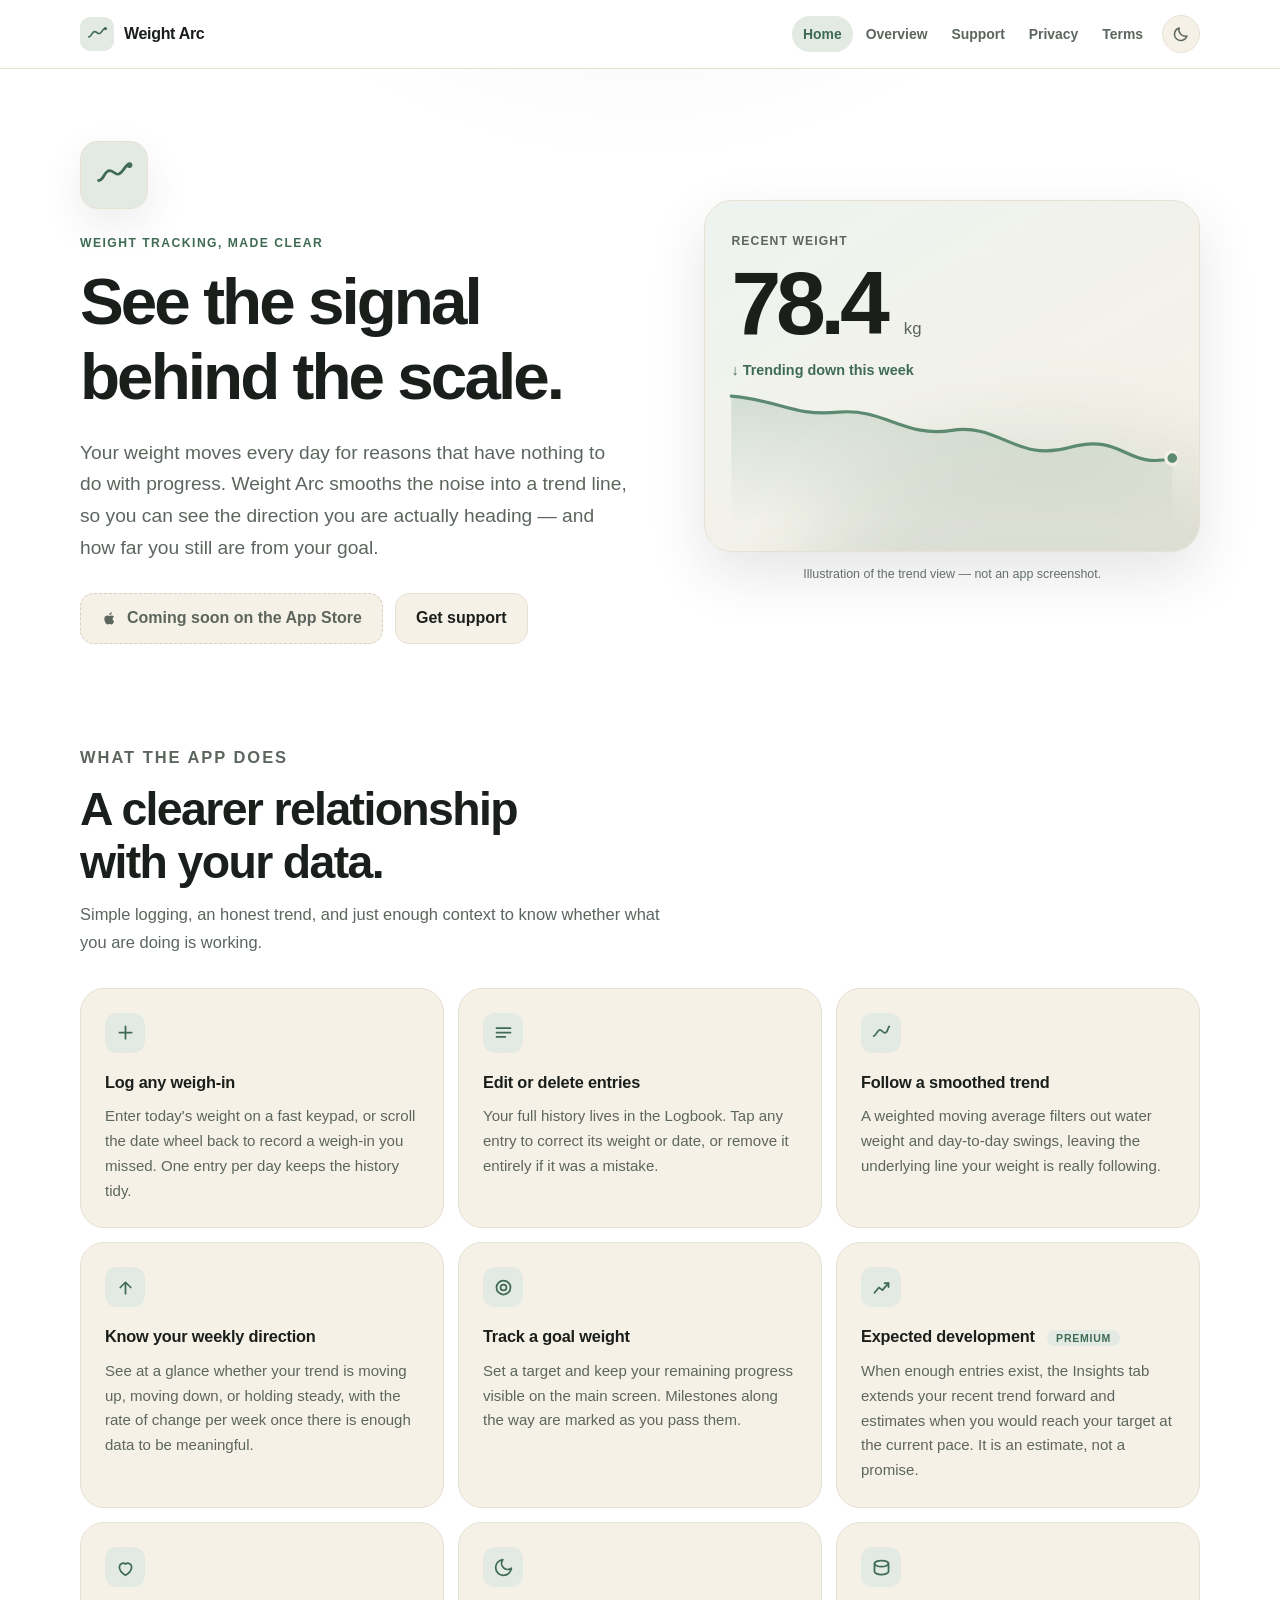
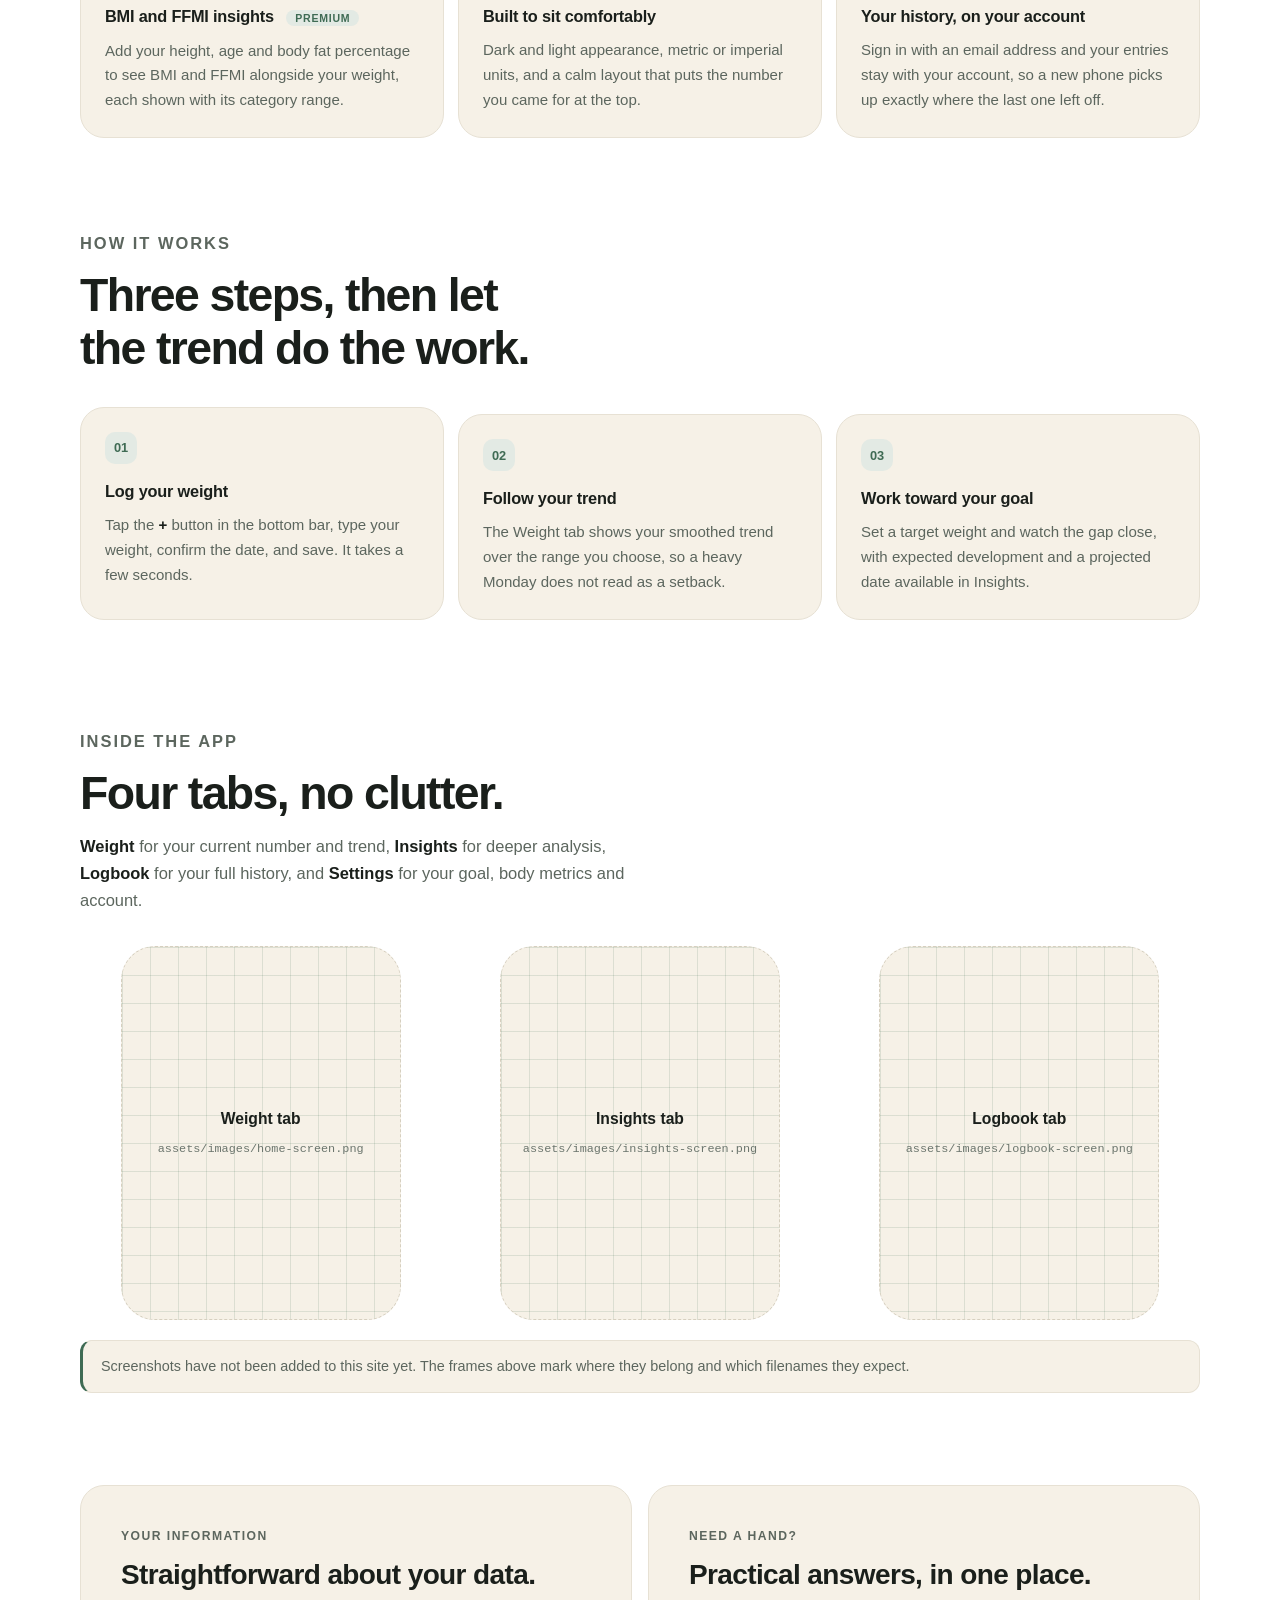
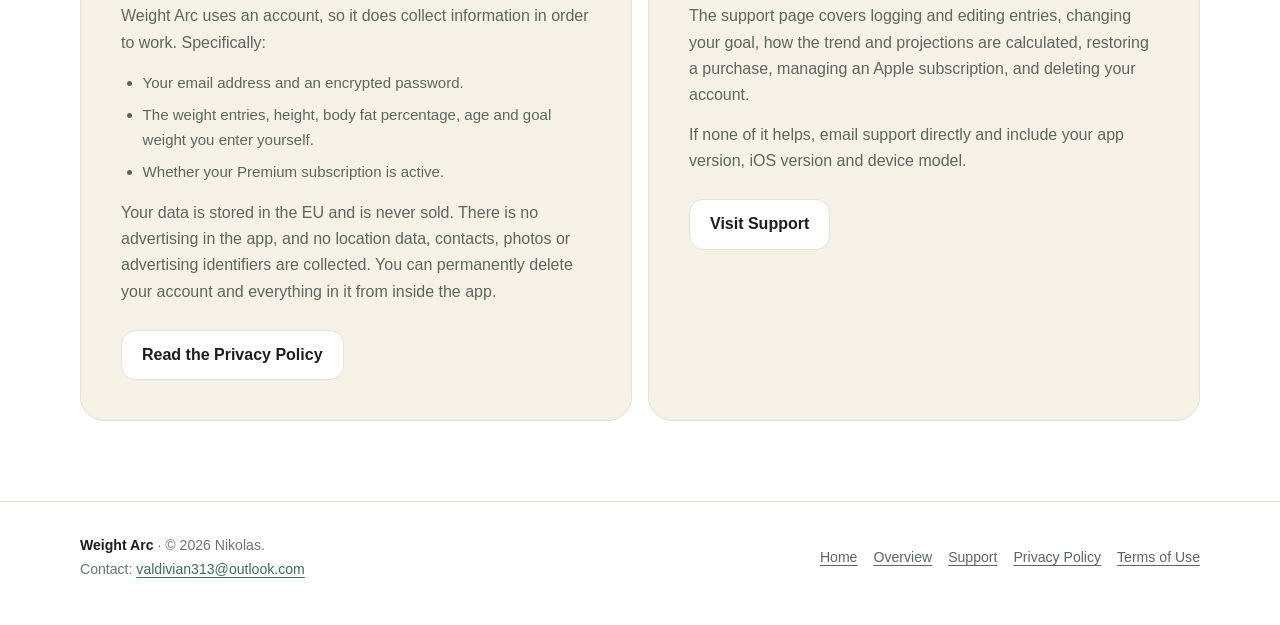
<file: index.html>
<!doctype html>
<html lang="en">
<head>
<meta charset="utf-8">
<meta name="viewport" content="width=device-width, initial-scale=1">

<!-- CONFIG: appStoreTitle -->
<title>Weight Arc: Weight Tracker — See your progress clearly</title>
<meta name="description" content="Weight Arc turns daily weigh-ins into a clear trend. Log your weight, see the direction behind the daily noise, and track progress toward your goal on iPhone.">

<meta name="theme-color" content="#ffffff">
<link rel="canonical" href="https://winter1z.github.io/weight-tracker-website/">

<meta property="og:type" content="website">
<meta property="og:site_name" content="Weight Arc">
<meta property="og:title" content="Weight Arc: Weight Tracker — See your progress clearly">
<meta property="og:description" content="Log your weight, see the direction behind the daily noise, and track progress toward your goal on iPhone.">
<meta property="og:url" content="https://winter1z.github.io/weight-tracker-website/">
<meta property="og:image" content="https://winter1z.github.io/weight-tracker-website/assets/images/og-image.png">
<meta property="og:image:width" content="1200">
<meta property="og:image:height" content="630">
<meta property="og:image:alt" content="Weight Arc — a rising trend-line mark on a dark background.">

<meta name="twitter:card" content="summary_large_image">
<meta name="twitter:title" content="Weight Arc: Weight Tracker — See your progress clearly">
<meta name="twitter:description" content="Log your weight, see the direction behind the daily noise, and track progress toward your goal on iPhone.">
<meta name="twitter:image" content="https://winter1z.github.io/weight-tracker-website/assets/images/og-image.png">

<link rel="icon" href="assets/images/favicon.svg" type="image/svg+xml">
<link rel="icon" href="assets/images/favicon-32.png" sizes="32x32" type="image/png">
<link rel="apple-touch-icon" href="assets/images/apple-touch-icon.png">

<link rel="stylesheet" href="assets/css/styles.css">

<script>
  /* Apply a saved theme before first paint to avoid a flash. Optional: the
     page is fully styled without it. */
  (function () {
    try {
      var t = localStorage.getItem("weight-arc-theme");
      if (t === "light" || t === "dark") {
        document.documentElement.setAttribute("data-theme", t);
        var m = document.querySelector('meta[name="theme-color"]');
        if (m) m.setAttribute("content", t === "dark" ? "#0a0c0b" : "#ffffff");
      }
    } catch (e) {}
  })();
</script>
</head>
<body>

<a class="skip-link" href="#main-content">Skip to content</a>

<header class="site-header">
  <div class="header-inner">
    <!-- CONFIG: appName -->
    <a class="brand" href="./" aria-label="Weight Arc home">
      <span class="brand-mark" aria-hidden="true">
        <svg viewBox="0 0 40 40" role="presentation">
          <path class="mark-line" d="M6 25 C11 25 11 16 16 16 S21 22 26 18 S30 10 34 11"></path>
          <circle class="mark-dot" cx="34" cy="11" r="2.7"></circle>
        </svg>
      </span>
      <span>Weight Arc</span>
    </a>

    <div class="header-actions">
      <nav class="site-nav" aria-label="Primary">
        <a href="./" aria-current="page">Home</a>
        <a href="marketing/">Overview</a>
        <a href="support/">Support</a>
        <a href="privacy/">Privacy</a>
        <a href="terms/">Terms</a>
      </nav>
      <button class="theme-toggle" type="button" hidden aria-pressed="false" aria-label="Switch to dark appearance">
        <svg class="icon-moon" viewBox="0 0 24 24" aria-hidden="true">
          <path d="M20 14.5A8.5 8.5 0 0 1 9.5 4a8.5 8.5 0 1 0 10.5 10.5z"></path>
        </svg>
        <svg class="icon-sun" viewBox="0 0 24 24" aria-hidden="true">
          <circle cx="12" cy="12" r="4.2"></circle>
          <path d="M12 2.4v2.2M12 19.4v2.2M4.2 12H2M22 12h-2.2M5.9 5.9 4.4 4.4M19.6 19.6l-1.5-1.5M18.1 5.9l1.5-1.5M4.4 19.6l1.5-1.5"></path>
        </svg>
      </button>
    </div>
  </div>
</header>

<main id="main-content">

  <!-- ===================== Hero ===================== -->
  <section class="hero" aria-labelledby="hero-title">
    <div class="hero-copy">
      <span class="hero-app-icon" aria-hidden="true">
        <svg viewBox="0 0 40 40" role="presentation">
          <path class="mark-line" d="M6 25 C11 25 11 16 16 16 S21 22 26 18 S30 10 34 11"></path>
          <circle class="mark-dot" cx="34" cy="11" r="2.7"></circle>
        </svg>
      </span>

      <p class="eyebrow">Weight tracking, made clear</p>
      <h1 id="hero-title">See the signal behind the scale.</h1>
      <p class="lede">
        Your weight moves every day for reasons that have nothing to do with
        progress. Weight Arc smooths the noise into a trend line, so you can see
        the direction you are actually heading — and how far you still are from
        your goal.
      </p>

      <div class="hero-actions">
        <!--
          CONFIG: appStoreUrl
          There is no public App Store listing yet, so this is a plain label and
          NOT a link. When the app is live, replace this whole <span> with:
          <a class="button primary" href="THE_REAL_APP_STORE_URL">Download on the App Store</a>
        -->
        <span class="store-badge">
          <svg viewBox="0 0 24 24" aria-hidden="true">
            <path d="M16.4 12.7c0-2.2 1.8-3.3 1.9-3.4-1-1.5-2.6-1.7-3.2-1.7-1.4-.1-2.7.8-3.3.8-.7 0-1.7-.8-2.8-.8-1.5 0-2.8.8-3.6 2.1-1.5 2.6-.4 6.5 1.1 8.6.7 1 1.6 2.2 2.7 2.1 1.1 0 1.5-.7 2.8-.7s1.7.7 2.8.7c1.2 0 1.9-1 2.6-2.1.8-1.2 1.2-2.4 1.2-2.4s-2.2-.9-2.2-3.2zM14.3 5.9c.6-.7 1-1.7.9-2.7-.9 0-2 .6-2.6 1.3-.6.6-1.1 1.6-.9 2.6 1 .1 2-.5 2.6-1.2z"></path>
          </svg>
          Coming soon on the App Store
        </span>
        <a class="button" href="support/">Get support</a>
      </div>
    </div>

    <div>
      <div class="signal-card" role="img" aria-label="Illustration of a weight trend card showing a recent weight of 78.4 kilograms and a downward weekly trend.">
        <span class="signal-label">RECENT WEIGHT</span>
        <div class="signal-value">78.4 <span class="signal-unit">kg</span></div>
        <div class="signal-trend">&#8595; Trending down this week</div>
        <svg class="signal-chart" viewBox="0 0 420 150" aria-hidden="true">
          <defs>
            <linearGradient id="signal-fill" x1="0" y1="0" x2="0" y2="1">
              <stop offset="0" stop-color="currentColor" stop-opacity=".20"></stop>
              <stop offset="1" stop-color="currentColor" stop-opacity="0"></stop>
            </linearGradient>
          </defs>
          <path class="area" d="M4 30 C50 34 61 49 104 45 S165 69 210 62 S270 92 320 78 S373 99 416 88 L416 146 L4 146 Z"></path>
          <path class="line" d="M4 30 C50 34 61 49 104 45 S165 69 210 62 S270 92 320 78 S373 99 416 88"></path>
          <circle class="point" cx="416" cy="88" r="6"></circle>
        </svg>
      </div>
      <p class="figure-note">Illustration of the trend view — not an app screenshot.</p>
    </div>
  </section>

  <!-- ===================== Features ===================== -->
  <section class="section" id="features" aria-labelledby="features-title">
    <div class="section-heading">
      <p class="eyebrow">What the app does</p>
      <h2 id="features-title">A clearer relationship with your data.</h2>
      <p>
        Simple logging, an honest trend, and just enough context to know whether
        what you are doing is working.
      </p>
    </div>

    <div class="feature-grid">
      <article class="feature">
        <span class="feature-icon" aria-hidden="true">
          <svg viewBox="0 0 24 24"><path d="M12 5v14M5 12h14"></path></svg>
        </span>
        <h3>Log any weigh-in</h3>
        <p>
          Enter today's weight on a fast keypad, or scroll the date wheel back to
          record a weigh-in you missed. One entry per day keeps the history tidy.
        </p>
      </article>

      <article class="feature">
        <span class="feature-icon" aria-hidden="true">
          <svg viewBox="0 0 24 24"><path d="M4 7h16M4 12h16M4 17h10"></path></svg>
        </span>
        <h3>Edit or delete entries</h3>
        <p>
          Your full history lives in the Logbook. Tap any entry to correct its
          weight or date, or remove it entirely if it was a mistake.
        </p>
      </article>

      <article class="feature">
        <span class="feature-icon" aria-hidden="true">
          <svg viewBox="0 0 24 24"><path d="M3 16c3 0 4-7 7-7s4 5 7 3 2-6 4-7"></path></svg>
        </span>
        <h3>Follow a smoothed trend</h3>
        <p>
          A weighted moving average filters out water weight and day-to-day
          swings, leaving the underlying line your weight is really following.
        </p>
      </article>

      <article class="feature">
        <span class="feature-icon" aria-hidden="true">
          <svg viewBox="0 0 24 24"><path d="M12 19V6M6 12l6-6 6 6"></path></svg>
        </span>
        <h3>Know your weekly direction</h3>
        <p>
          See at a glance whether your trend is moving up, moving down, or
          holding steady, with the rate of change per week once there is enough
          data to be meaningful.
        </p>
      </article>

      <article class="feature">
        <span class="feature-icon" aria-hidden="true">
          <svg viewBox="0 0 24 24"><circle cx="12" cy="12" r="8"></circle><circle cx="12" cy="12" r="3.4"></circle></svg>
        </span>
        <h3>Track a goal weight</h3>
        <p>
          Set a target and keep your remaining progress visible on the main
          screen. Milestones along the way are marked as you pass them.
        </p>
      </article>

      <article class="feature">
        <span class="feature-icon" aria-hidden="true">
          <svg viewBox="0 0 24 24"><path d="M4 18 9 12l4 3 7-8"></path><path d="M20 7v4.5M20 7h-4.5"></path></svg>
        </span>
        <h3>Expected development <span class="tag">Premium</span></h3>
        <p>
          When enough entries exist, the Insights tab extends your recent trend
          forward and estimates when you would reach your target at the current
          pace. It is an estimate, not a promise.
        </p>
      </article>

      <article class="feature">
        <span class="feature-icon" aria-hidden="true">
          <svg viewBox="0 0 24 24"><path d="M12 21s-7-4.4-7-9.6A4.4 4.4 0 0 1 12 8a4.4 4.4 0 0 1 7 3.4C19 16.6 12 21 12 21z"></path></svg>
        </span>
        <h3>BMI and FFMI insights <span class="tag">Premium</span></h3>
        <p>
          Add your height, age and body fat percentage to see BMI and FFMI
          alongside your weight, each shown with its category range.
        </p>
      </article>

      <article class="feature">
        <span class="feature-icon" aria-hidden="true">
          <svg viewBox="0 0 24 24"><path d="M21 12.8A9 9 0 1 1 11.2 3a7 7 0 0 0 9.8 9.8z"></path></svg>
        </span>
        <h3>Built to sit comfortably</h3>
        <p>
          Dark and light appearance, metric or imperial units, and a calm layout
          that puts the number you came for at the top.
        </p>
      </article>

      <article class="feature">
        <span class="feature-icon" aria-hidden="true">
          <svg viewBox="0 0 24 24"><path d="M4 7.5C4 5.6 7.6 4 12 4s8 1.6 8 3.5-3.6 3.5-8 3.5-8-1.6-8-3.5z"></path><path d="M4 7.5v9C4 18.4 7.6 20 12 20s8-1.6 8-3.5v-9"></path></svg>
        </span>
        <h3>Your history, on your account</h3>
        <p>
          Sign in with an email address and your entries stay with your account,
          so a new phone picks up exactly where the last one left off.
        </p>
      </article>
    </div>
  </section>

  <!-- ===================== How it works ===================== -->
  <section class="section" aria-labelledby="how-title">
    <div class="section-heading">
      <p class="eyebrow">How it works</p>
      <h2 id="how-title">Three steps, then let the trend do the work.</h2>
    </div>

    <ol class="step-grid">
      <li class="step">
        <span class="step-index">01</span>
        <h3>Log your weight</h3>
        <p>
          Tap the <strong>+</strong> button in the bottom bar, type your weight,
          confirm the date, and save. It takes a few seconds.
        </p>
      </li>
      <li class="step">
        <span class="step-index">02</span>
        <h3>Follow your trend</h3>
        <p>
          The Weight tab shows your smoothed trend over the range you choose, so
          a heavy Monday does not read as a setback.
        </p>
      </li>
      <li class="step">
        <span class="step-index">03</span>
        <h3>Work toward your goal</h3>
        <p>
          Set a target weight and watch the gap close, with expected development
          and a projected date available in Insights.
        </p>
      </li>
    </ol>
  </section>

  <!-- ===================== Screens ===================== -->
  <section class="section" aria-labelledby="screens-title">
    <div class="section-heading">
      <p class="eyebrow">Inside the app</p>
      <h2 id="screens-title">Four tabs, no clutter.</h2>
      <p>
        <strong>Weight</strong> for your current number and trend,
        <strong>Insights</strong> for deeper analysis,
        <strong>Logbook</strong> for your full history, and
        <strong>Settings</strong> for your goal, body metrics and account.
      </p>
    </div>

    <!--
      SCREENSHOTS: no screenshot files exist yet, so these are labelled
      placeholders rather than broken images. To publish real screenshots, add
      the PNG files listed below to assets/images/ and replace each
      <div class="shot"> block with, for example:
      <img class="shot-image" src="assets/images/home-screen.png"
           alt="The Weight tab showing the latest weigh-in and trend graph."
           width="390" height="844" loading="lazy">
      See README.md → "Replacing the screenshots".
    -->
    <div class="shot-grid">
      <div class="shot">
        <span class="shot-inner">
          <span class="shot-screen">Weight tab</span>
          <span class="shot-file">assets/images/home-screen.png</span>
        </span>
      </div>
      <div class="shot">
        <span class="shot-inner">
          <span class="shot-screen">Insights tab</span>
          <span class="shot-file">assets/images/insights-screen.png</span>
        </span>
      </div>
      <div class="shot">
        <span class="shot-inner">
          <span class="shot-screen">Logbook tab</span>
          <span class="shot-file">assets/images/logbook-screen.png</span>
        </span>
      </div>
    </div>

    <div class="note">
      <p>
        Screenshots have not been added to this site yet. The frames above mark
        where they belong and which filenames they expect.
      </p>
    </div>
  </section>

  <!-- ===================== Privacy + Support ===================== -->
  <section class="section split-section" aria-label="Privacy and support">
    <article class="callout">
      <p class="eyebrow">Your information</p>
      <h2>Straightforward about your data.</h2>
      <p>
        Weight Arc uses an account, so it does collect information in order to
        work. Specifically:
      </p>
      <ul>
        <li>Your email address and an encrypted password.</li>
        <li>
          The weight entries, height, body fat percentage, age and goal weight
          you enter yourself.
        </li>
        <li>Whether your Premium subscription is active.</li>
      </ul>
      <p>
        Your data is stored in the EU and is never sold. There is no advertising
        in the app, and no location data, contacts, photos or advertising
        identifiers are collected. You can permanently delete your account and
        everything in it from inside the app.
      </p>
      <a class="button" href="privacy/">Read the Privacy Policy</a>
    </article>

    <article class="callout">
      <p class="eyebrow">Need a hand?</p>
      <h2>Practical answers, in one place.</h2>
      <p>
        The support page covers logging and editing entries, changing your goal,
        how the trend and projections are calculated, restoring a purchase,
        managing an Apple subscription, and deleting your account.
      </p>
      <p>
        If none of it helps, email support directly and include your app
        version, iOS version and device model.
      </p>
      <!-- CONFIG: supportEmail (also in the footer below) -->
      <a class="button" href="support/">Visit Support</a>
    </article>
  </section>

</main>

<footer class="site-footer">
  <div class="footer-inner">
    <!-- CONFIG: appName, developerName, copyrightYear, supportEmail -->
    <p class="copyright">
      <span class="footer-brand">Weight Arc</span> &middot; &copy; 2026 Nikolas.<br>
      Contact: <a href="mailto:valdivian313@outlook.com?subject=Weight%20Arc%20Support%20Request">valdivian313@outlook.com</a>
    </p>
    <nav class="footer-links" aria-label="Footer">
      <a href="./">Home</a>
      <a href="marketing/">Overview</a>
      <a href="support/">Support</a>
      <a href="privacy/">Privacy Policy</a>
      <a href="terms/">Terms of Use</a>
    </nav>
  </div>
</footer>

<script src="assets/js/site.js" defer></script>
</body>
</html>
</file>
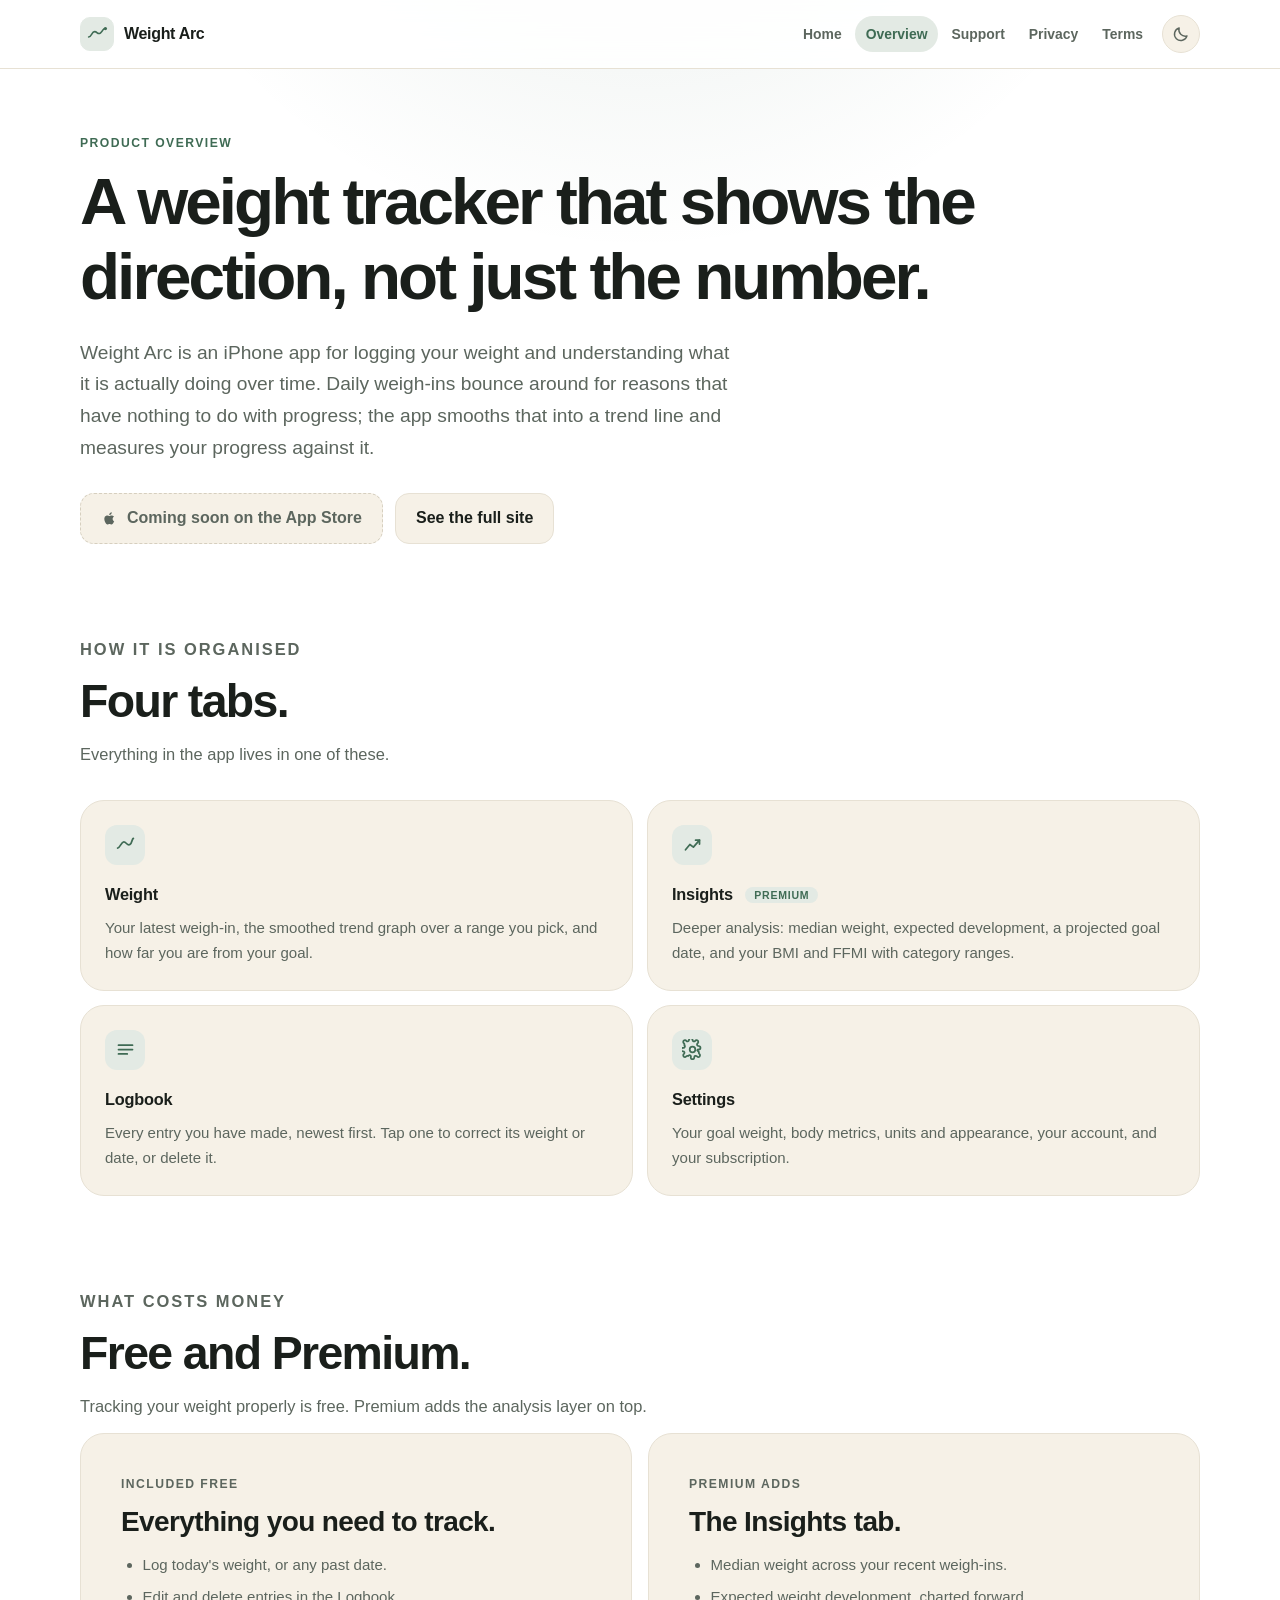
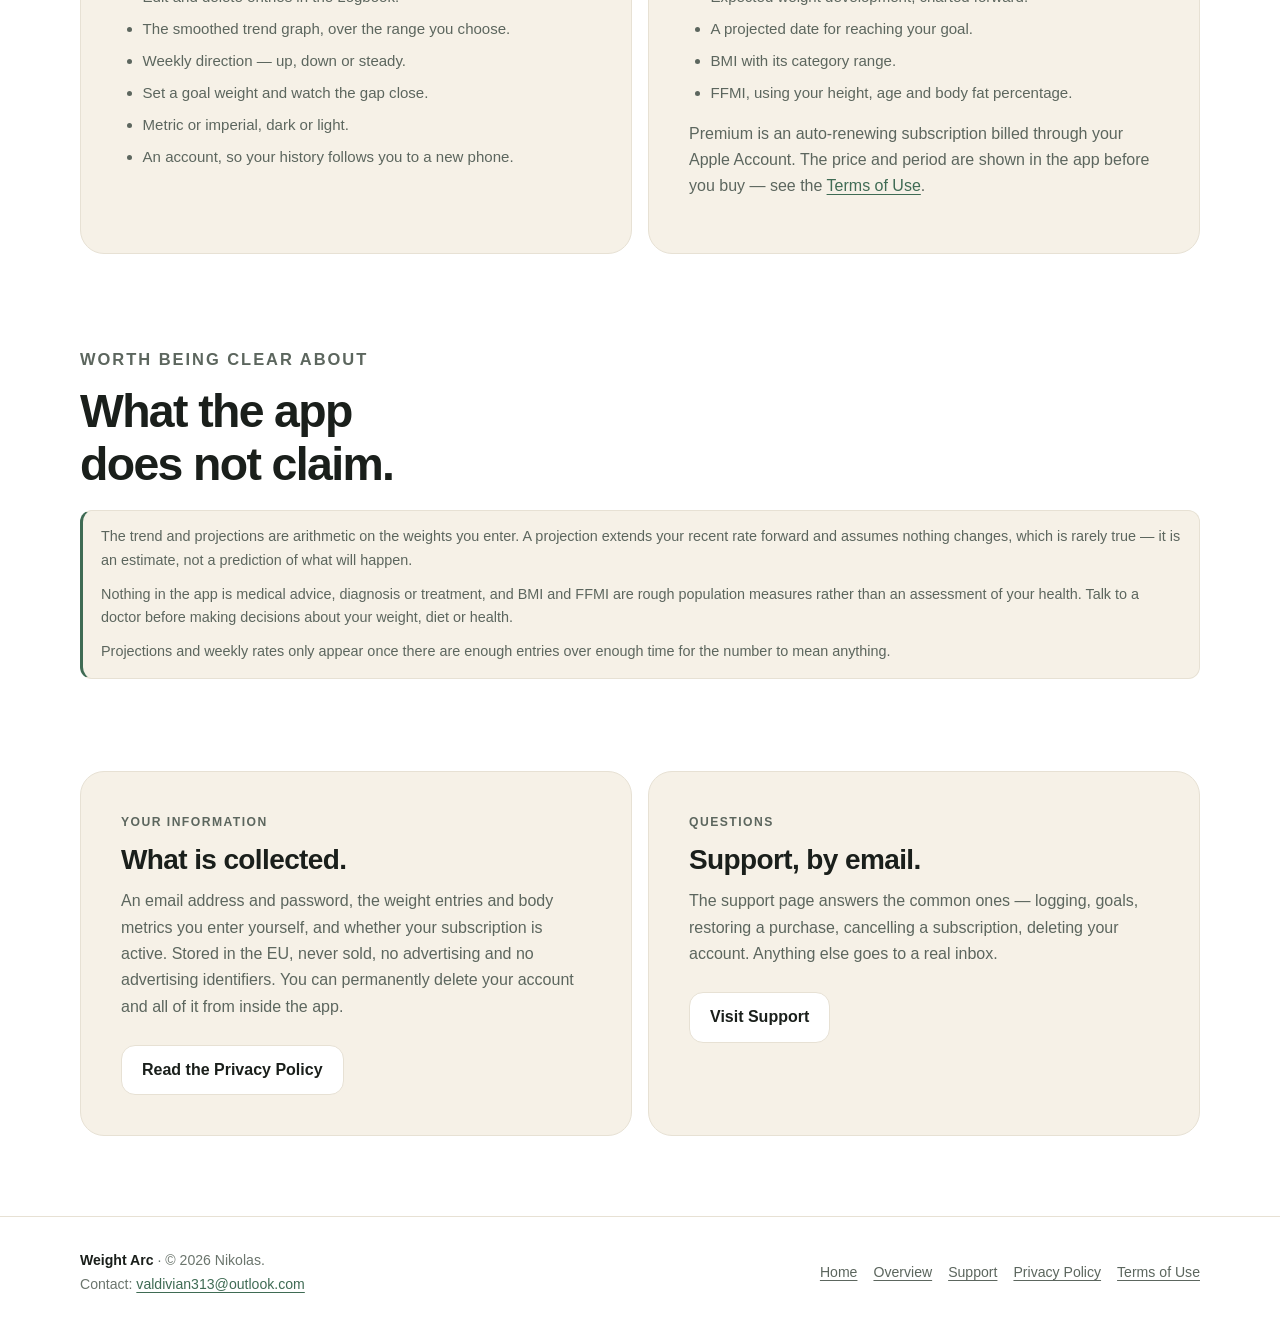
<file: marketing/index.html>
<!doctype html>
<html lang="en">
<head>
<meta charset="utf-8">
<meta name="viewport" content="width=device-width, initial-scale=1">

<title>Overview — Weight Arc</title>
<meta name="description" content="What Weight Arc does: log your weight, follow a smoothed trend, track a goal, and unlock BMI, FFMI and projected goal date with Premium. A plain overview of what is free and what is paid.">

<meta name="theme-color" content="#ffffff">
<link rel="canonical" href="https://winter1z.github.io/weight-tracker-website/marketing/">

<meta property="og:type" content="website">
<meta property="og:site_name" content="Weight Arc">
<meta property="og:title" content="Overview — Weight Arc">
<meta property="og:description" content="What the app does, what is free, and what Premium adds.">
<meta property="og:url" content="https://winter1z.github.io/weight-tracker-website/marketing/">
<meta property="og:image" content="https://winter1z.github.io/weight-tracker-website/assets/images/og-image.png">
<meta property="og:image:width" content="1200">
<meta property="og:image:height" content="630">
<meta property="og:image:alt" content="Weight Arc — a rising trend-line mark on a dark background.">

<meta name="twitter:card" content="summary_large_image">
<meta name="twitter:title" content="Overview — Weight Arc">
<meta name="twitter:description" content="What the app does, what is free, and what Premium adds.">
<meta name="twitter:image" content="https://winter1z.github.io/weight-tracker-website/assets/images/og-image.png">

<link rel="icon" href="../assets/images/favicon.svg" type="image/svg+xml">
<link rel="icon" href="../assets/images/favicon-32.png" sizes="32x32" type="image/png">
<link rel="apple-touch-icon" href="../assets/images/apple-touch-icon.png">

<link rel="stylesheet" href="../assets/css/styles.css">

<script>
  (function () {
    try {
      var t = localStorage.getItem("weight-arc-theme");
      if (t === "light" || t === "dark") {
        document.documentElement.setAttribute("data-theme", t);
        var m = document.querySelector('meta[name="theme-color"]');
        if (m) m.setAttribute("content", t === "dark" ? "#0a0c0b" : "#ffffff");
      }
    } catch (e) {}
  })();
</script>
</head>
<body>

<a class="skip-link" href="#main-content">Skip to content</a>

<header class="site-header">
  <div class="header-inner">
    <a class="brand" href="../" aria-label="Weight Arc home">
      <span class="brand-mark" aria-hidden="true">
        <svg viewBox="0 0 40 40" role="presentation">
          <path class="mark-line" d="M6 25 C11 25 11 16 16 16 S21 22 26 18 S30 10 34 11"></path>
          <circle class="mark-dot" cx="34" cy="11" r="2.7"></circle>
        </svg>
      </span>
      <span>Weight Arc</span>
    </a>

    <div class="header-actions">
      <nav class="site-nav" aria-label="Primary">
        <a href="../">Home</a>
        <a href="./" aria-current="page">Overview</a>
        <a href="../support/">Support</a>
        <a href="../privacy/">Privacy</a>
        <a href="../terms/">Terms</a>
      </nav>
      <button class="theme-toggle" type="button" hidden aria-pressed="false" aria-label="Switch to dark appearance">
        <svg class="icon-moon" viewBox="0 0 24 24" aria-hidden="true">
          <path d="M20 14.5A8.5 8.5 0 0 1 9.5 4a8.5 8.5 0 1 0 10.5 10.5z"></path>
        </svg>
        <svg class="icon-sun" viewBox="0 0 24 24" aria-hidden="true">
          <circle cx="12" cy="12" r="4.2"></circle>
          <path d="M12 2.4v2.2M12 19.4v2.2M4.2 12H2M22 12h-2.2M5.9 5.9 4.4 4.4M19.6 19.6l-1.5-1.5M18.1 5.9l1.5-1.5M4.4 19.6l1.5-1.5"></path>
        </svg>
      </button>
    </div>
  </div>
</header>

<main id="main-content">

  <section aria-labelledby="overview-title">
    <p class="eyebrow">Product overview</p>
    <h1 id="overview-title">A weight tracker that shows the direction, not just the number.</h1>
    <p class="lede">
      Weight Arc is an iPhone app for logging your weight and understanding what
      it is actually doing over time. Daily weigh-ins bounce around for reasons
      that have nothing to do with progress; the app smooths that into a trend
      line and measures your progress against it.
    </p>

    <div class="hero-actions">
      <!--
        CONFIG: appStoreUrl
        No public App Store listing yet, so this is a label and NOT a link.
        When live, replace this <span> with:
        <a class="button primary" href="THE_REAL_APP_STORE_URL">Download on the App Store</a>
      -->
      <span class="store-badge">
        <svg viewBox="0 0 24 24" aria-hidden="true">
          <path d="M16.4 12.7c0-2.2 1.8-3.3 1.9-3.4-1-1.5-2.6-1.7-3.2-1.7-1.4-.1-2.7.8-3.3.8-.7 0-1.7-.8-2.8-.8-1.5 0-2.8.8-3.6 2.1-1.5 2.6-.4 6.5 1.1 8.6.7 1 1.6 2.2 2.7 2.1 1.1 0 1.5-.7 2.8-.7s1.7.7 2.8.7c1.2 0 1.9-1 2.6-2.1.8-1.2 1.2-2.4 1.2-2.4s-2.2-.9-2.2-3.2zM14.3 5.9c.6-.7 1-1.7.9-2.7-.9 0-2 .6-2.6 1.3-.6.6-1.1 1.6-.9 2.6 1 .1 2-.5 2.6-1.2z"></path>
        </svg>
        Coming soon on the App Store
      </span>
      <a class="button" href="../">See the full site</a>
    </div>
  </section>

  <!-- ===================== The four tabs ===================== -->
  <section class="section" aria-labelledby="tabs-title">
    <div class="section-heading">
      <p class="eyebrow">How it is organised</p>
      <h2 id="tabs-title">Four tabs.</h2>
      <p>Everything in the app lives in one of these.</p>
    </div>

    <div class="feature-grid grid-4">
      <article class="feature">
        <span class="feature-icon" aria-hidden="true">
          <svg viewBox="0 0 24 24"><path d="M3 16c3 0 4-7 7-7s4 5 7 3 2-6 4-7"></path></svg>
        </span>
        <h3>Weight</h3>
        <p>
          Your latest weigh-in, the smoothed trend graph over a range you pick,
          and how far you are from your goal.
        </p>
      </article>

      <article class="feature">
        <span class="feature-icon" aria-hidden="true">
          <svg viewBox="0 0 24 24"><path d="M4 18 9 12l4 3 7-8"></path><path d="M20 7v4.5M20 7h-4.5"></path></svg>
        </span>
        <h3>Insights <span class="tag">Premium</span></h3>
        <p>
          Deeper analysis: median weight, expected development, a projected goal
          date, and your BMI and FFMI with category ranges.
        </p>
      </article>

      <article class="feature">
        <span class="feature-icon" aria-hidden="true">
          <svg viewBox="0 0 24 24"><path d="M4 7h16M4 12h16M4 17h10"></path></svg>
        </span>
        <h3>Logbook</h3>
        <p>
          Every entry you have made, newest first. Tap one to correct its weight
          or date, or delete it.
        </p>
      </article>

      <article class="feature">
        <span class="feature-icon" aria-hidden="true">
          <svg viewBox="0 0 24 24"><circle cx="12" cy="12" r="3.2"></circle><path d="M19.4 15a1.7 1.7 0 0 0 .3 1.9l.1.1a2 2 0 1 1-2.8 2.8l-.1-.1a1.7 1.7 0 0 0-2.9 1.2v.2a2 2 0 1 1-4 0v-.1A1.7 1.7 0 0 0 7 19.4a1.7 1.7 0 0 0-1.9.3l-.1.1a2 2 0 1 1-2.8-2.8l.1-.1a1.7 1.7 0 0 0-1.2-2.9H1a2 2 0 1 1 0-4h.1A1.7 1.7 0 0 0 2.6 7a1.7 1.7 0 0 0-.3-1.9l-.1-.1a2 2 0 1 1 2.8-2.8l.1.1a1.7 1.7 0 0 0 1.9.3H7a1.7 1.7 0 0 0 1-1.5V1a2 2 0 1 1 4 0v.1a1.7 1.7 0 0 0 2.9 1.2l.1-.1a2 2 0 1 1 2.8 2.8l-.1.1a1.7 1.7 0 0 0 1.2 2.9h.2a2 2 0 1 1 0 4h-.1a1.7 1.7 0 0 0-1.6 1z"></path></svg>
        </span>
        <h3>Settings</h3>
        <p>
          Your goal weight, body metrics, units and appearance, your account, and
          your subscription.
        </p>
      </article>
    </div>
  </section>

  <!-- ===================== Free vs Premium ===================== -->
  <section class="section" aria-labelledby="plans-title">
    <div class="section-heading">
      <p class="eyebrow">What costs money</p>
      <h2 id="plans-title">Free and Premium.</h2>
      <p>
        Tracking your weight properly is free. Premium adds the analysis layer on
        top.
      </p>
    </div>

    <div class="split-section">
      <article class="callout">
        <p class="eyebrow">Included free</p>
        <h2>Everything you need to track.</h2>
        <ul>
          <li>Log today's weight, or any past date.</li>
          <li>Edit and delete entries in the Logbook.</li>
          <li>The smoothed trend graph, over the range you choose.</li>
          <li>Weekly direction — up, down or steady.</li>
          <li>Set a goal weight and watch the gap close.</li>
          <li>Metric or imperial, dark or light.</li>
          <li>An account, so your history follows you to a new phone.</li>
        </ul>
      </article>

      <article class="callout">
        <p class="eyebrow">Premium adds</p>
        <h2>The Insights tab.</h2>
        <ul>
          <li>Median weight across your recent weigh-ins.</li>
          <li>Expected weight development, charted forward.</li>
          <li>A projected date for reaching your goal.</li>
          <li>BMI with its category range.</li>
          <li>FFMI, using your height, age and body fat percentage.</li>
        </ul>
        <p>
          Premium is an auto-renewing subscription billed through your Apple
          Account. The price and period are shown in the app before you buy —
          see the <a href="../terms/">Terms of Use</a>.
        </p>
      </article>
    </div>
  </section>

  <!-- ===================== Honest limits ===================== -->
  <section class="section" aria-labelledby="limits-title">
    <div class="section-heading">
      <p class="eyebrow">Worth being clear about</p>
      <h2 id="limits-title">What the app does not claim.</h2>
    </div>

    <div class="note">
      <p>
        The trend and projections are arithmetic on the weights you enter. A
        projection extends your recent rate forward and assumes nothing changes,
        which is rarely true — it is an estimate, not a prediction of what will
        happen.
      </p>
      <p>
        Nothing in the app is medical advice, diagnosis or treatment, and BMI and
        FFMI are rough population measures rather than an assessment of your
        health. Talk to a doctor before making decisions about your weight, diet
        or health.
      </p>
      <p>
        Projections and weekly rates only appear once there are enough entries
        over enough time for the number to mean anything.
      </p>
    </div>
  </section>

  <!-- ===================== Privacy + support ===================== -->
  <section class="section split-section" aria-label="Privacy and support">
    <article class="callout">
      <p class="eyebrow">Your information</p>
      <h2>What is collected.</h2>
      <p>
        An email address and password, the weight entries and body metrics you
        enter yourself, and whether your subscription is active. Stored in the
        EU, never sold, no advertising and no advertising identifiers. You can
        permanently delete your account and all of it from inside the app.
      </p>
      <a class="button" href="../privacy/">Read the Privacy Policy</a>
    </article>

    <article class="callout">
      <p class="eyebrow">Questions</p>
      <h2>Support, by email.</h2>
      <p>
        The support page answers the common ones — logging, goals, restoring a
        purchase, cancelling a subscription, deleting your account. Anything else
        goes to a real inbox.
      </p>
      <a class="button" href="../support/">Visit Support</a>
    </article>
  </section>

</main>

<footer class="site-footer">
  <div class="footer-inner">
    <!-- CONFIG: appName, developerName, copyrightYear, supportEmail -->
    <p class="copyright">
      <span class="footer-brand">Weight Arc</span> &middot; &copy; 2026 Nikolas.<br>
      Contact: <a href="mailto:valdivian313@outlook.com?subject=Weight%20Arc%20Support%20Request">valdivian313@outlook.com</a>
    </p>
    <nav class="footer-links" aria-label="Footer">
      <a href="../">Home</a>
      <a href="./">Overview</a>
      <a href="../support/">Support</a>
      <a href="../privacy/">Privacy Policy</a>
      <a href="../terms/">Terms of Use</a>
    </nav>
  </div>
</footer>

<script src="../assets/js/site.js" defer></script>
</body>
</html>
</file>
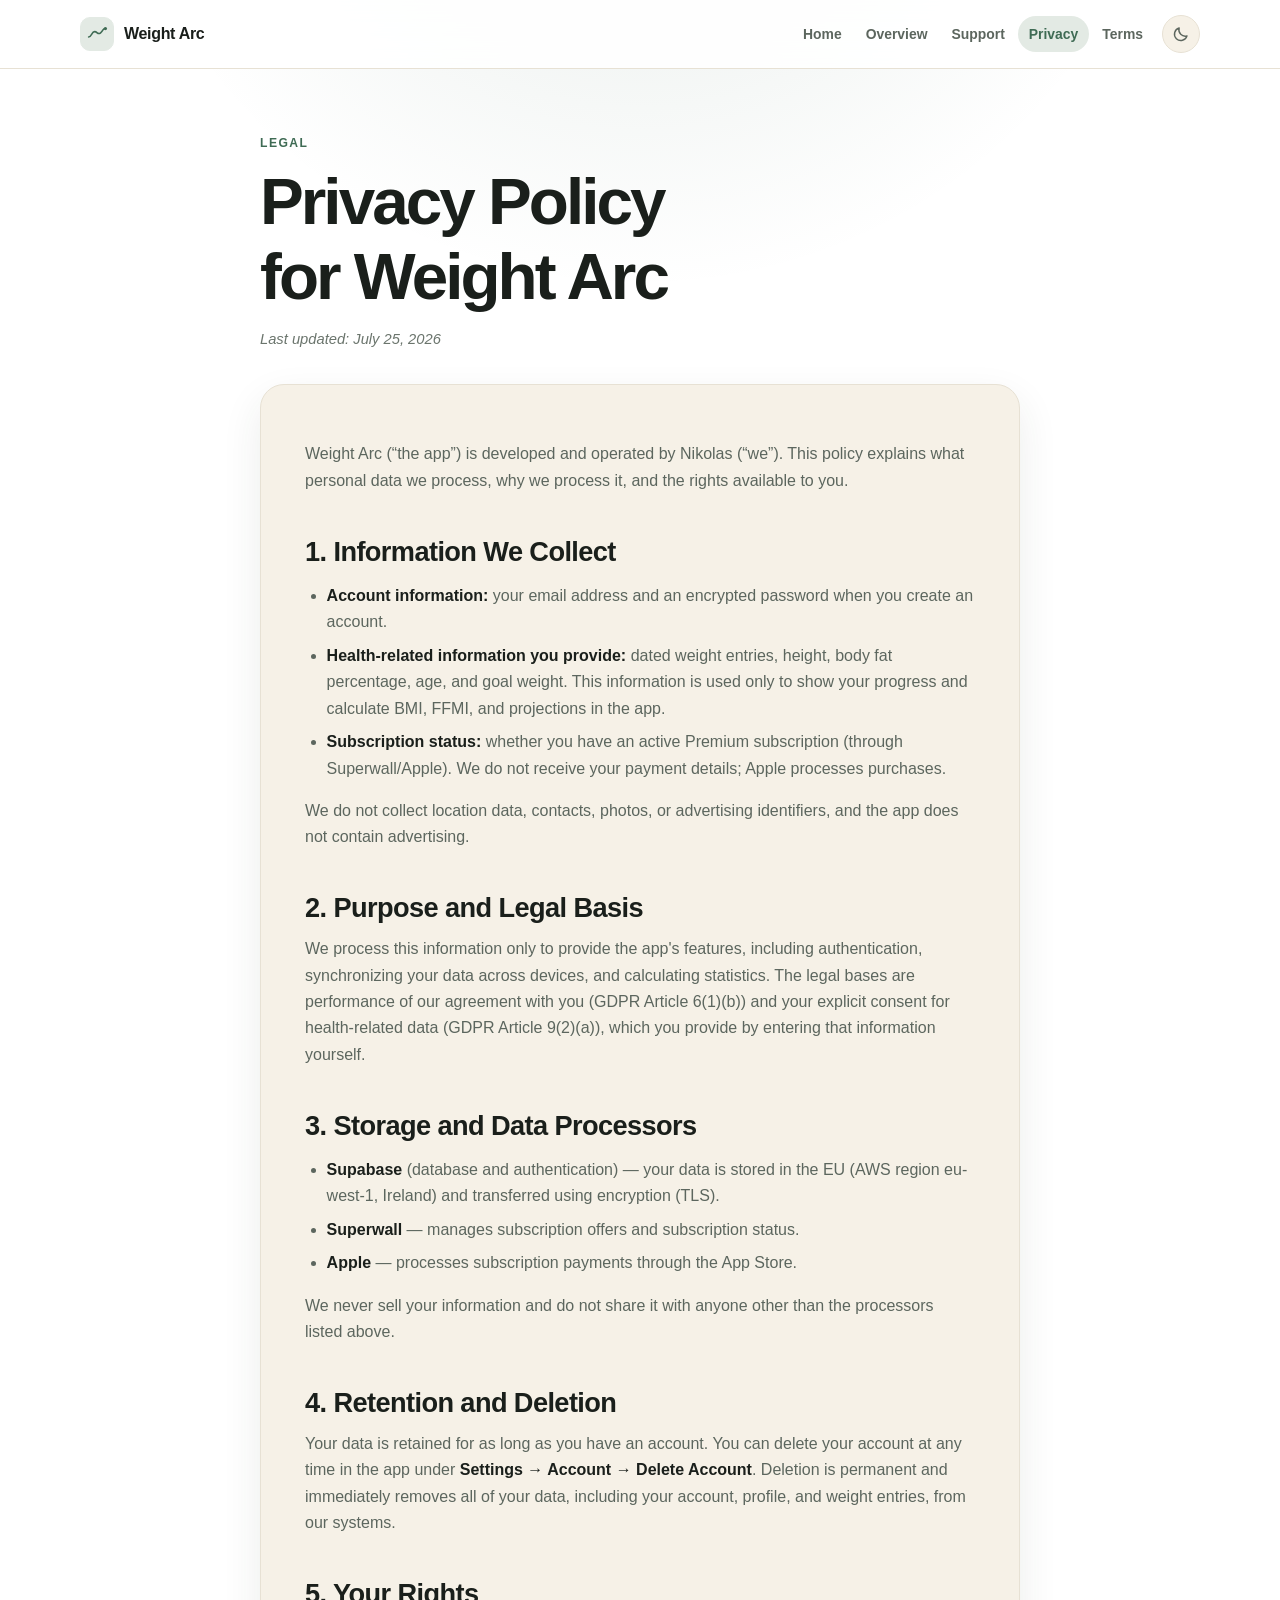
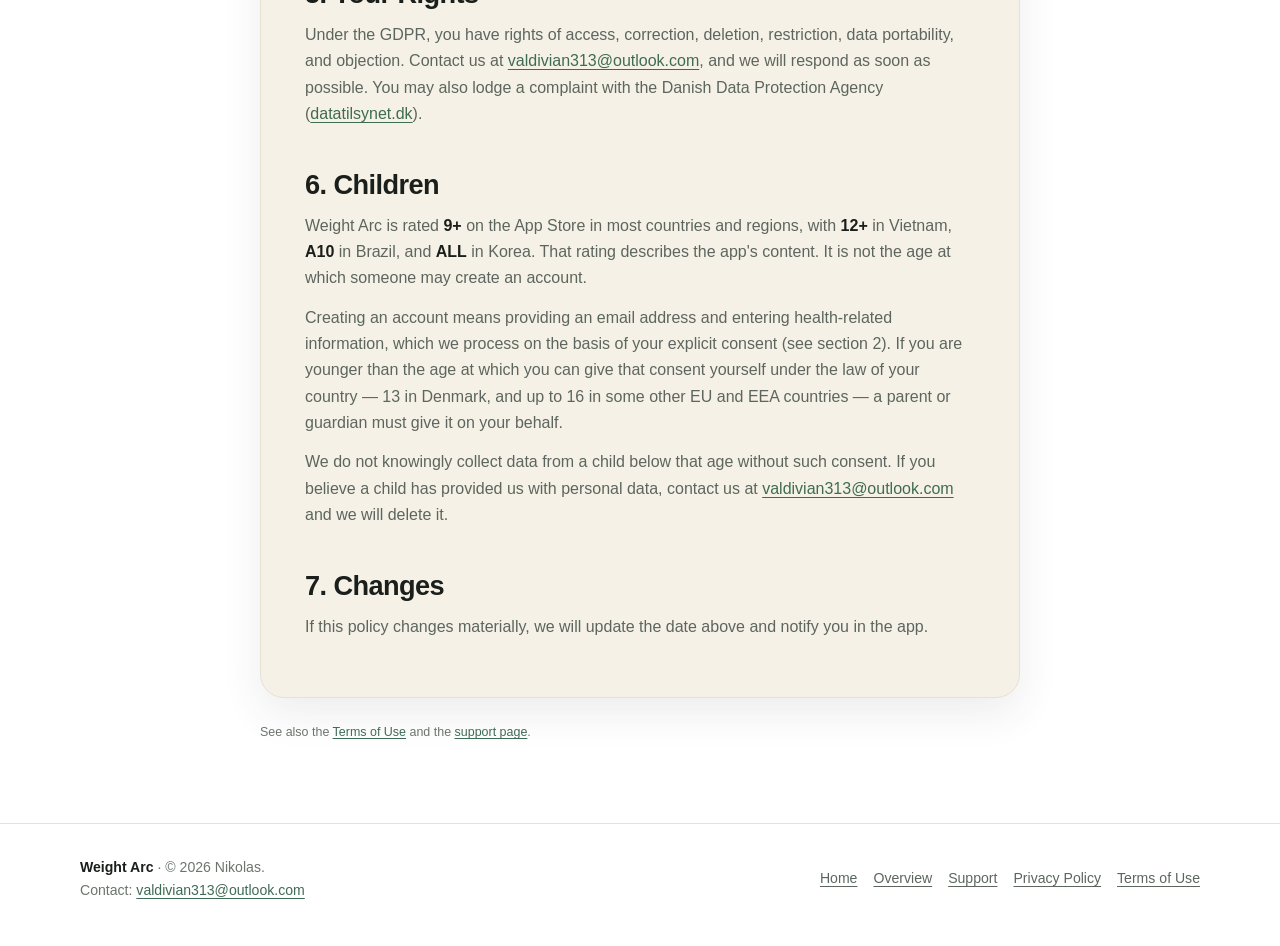
<file: privacy/index.html>
<!doctype html>
<html lang="en">
<head>
<meta charset="utf-8">
<meta name="viewport" content="width=device-width, initial-scale=1">

<title>Privacy Policy — Weight Arc</title>
<meta name="description" content="How Weight Arc collects, uses, stores and deletes your account information, weight entries and subscription status, and the rights you have over that data.">

<meta name="theme-color" content="#ffffff">
<link rel="canonical" href="https://winter1z.github.io/weight-tracker-website/privacy/">

<meta property="og:type" content="article">
<meta property="og:site_name" content="Weight Arc">
<meta property="og:title" content="Privacy Policy — Weight Arc">
<meta property="og:description" content="How Weight Arc collects, uses, stores and deletes your data, and the rights you have over it.">
<meta property="og:url" content="https://winter1z.github.io/weight-tracker-website/privacy/">
<meta property="og:image" content="https://winter1z.github.io/weight-tracker-website/assets/images/og-image.png">
<meta property="og:image:width" content="1200">
<meta property="og:image:height" content="630">
<meta property="og:image:alt" content="Weight Arc — a rising trend-line mark on a dark background.">

<meta name="twitter:card" content="summary_large_image">
<meta name="twitter:title" content="Privacy Policy — Weight Arc">
<meta name="twitter:description" content="How Weight Arc collects, uses, stores and deletes your data, and the rights you have over it.">
<meta name="twitter:image" content="https://winter1z.github.io/weight-tracker-website/assets/images/og-image.png">

<link rel="icon" href="../assets/images/favicon.svg" type="image/svg+xml">
<link rel="icon" href="../assets/images/favicon-32.png" sizes="32x32" type="image/png">
<link rel="apple-touch-icon" href="../assets/images/apple-touch-icon.png">

<link rel="stylesheet" href="../assets/css/styles.css">

<script>
  (function () {
    try {
      var t = localStorage.getItem("weight-arc-theme");
      if (t === "light" || t === "dark") {
        document.documentElement.setAttribute("data-theme", t);
        var m = document.querySelector('meta[name="theme-color"]');
        if (m) m.setAttribute("content", t === "dark" ? "#0a0c0b" : "#ffffff");
      }
    } catch (e) {}
  })();
</script>
</head>
<body>

<a class="skip-link" href="#main-content">Skip to content</a>

<header class="site-header">
  <div class="header-inner">
    <a class="brand" href="../" aria-label="Weight Arc home">
      <span class="brand-mark" aria-hidden="true">
        <svg viewBox="0 0 40 40" role="presentation">
          <path class="mark-line" d="M6 25 C11 25 11 16 16 16 S21 22 26 18 S30 10 34 11"></path>
          <circle class="mark-dot" cx="34" cy="11" r="2.7"></circle>
        </svg>
      </span>
      <span>Weight Arc</span>
    </a>

    <div class="header-actions">
      <nav class="site-nav" aria-label="Primary">
        <a href="../">Home</a>
        <a href="../marketing/">Overview</a>
        <a href="../support/">Support</a>
        <a href="./" aria-current="page">Privacy</a>
        <a href="../terms/">Terms</a>
      </nav>
      <button class="theme-toggle" type="button" hidden aria-pressed="false" aria-label="Switch to dark appearance">
        <svg class="icon-moon" viewBox="0 0 24 24" aria-hidden="true">
          <path d="M20 14.5A8.5 8.5 0 0 1 9.5 4a8.5 8.5 0 1 0 10.5 10.5z"></path>
        </svg>
        <svg class="icon-sun" viewBox="0 0 24 24" aria-hidden="true">
          <circle cx="12" cy="12" r="4.2"></circle>
          <path d="M12 2.4v2.2M12 19.4v2.2M4.2 12H2M22 12h-2.2M5.9 5.9 4.4 4.4M19.6 19.6l-1.5-1.5M18.1 5.9l1.5-1.5M4.4 19.6l1.5-1.5"></path>
        </svg>
      </button>
    </div>
  </div>
</header>

<main id="main-content" class="prose">

  <p class="eyebrow">Legal</p>
  <h1>Privacy Policy for Weight Arc</h1>
  <!-- CONFIG: privacyEffectiveDate -->
  <p class="updated"><em>Last updated: July 25, 2026</em></p>

  <div class="prose-body">
    <p>
      Weight Arc (&ldquo;the app&rdquo;) is developed and operated by Nikolas
      (&ldquo;we&rdquo;). This policy explains what personal data we process, why
      we process it, and the rights available to you.
    </p>

    <h2>1. Information We Collect</h2>
    <ul>
      <li>
        <strong>Account information:</strong> your email address and an
        encrypted password when you create an account.
      </li>
      <li>
        <strong>Health-related information you provide:</strong> dated weight
        entries, height, body fat percentage, age, and goal weight. This
        information is used only to show your progress and calculate BMI, FFMI,
        and projections in the app.
      </li>
      <li>
        <strong>Subscription status:</strong> whether you have an active Premium
        subscription (through Superwall/Apple). We do not receive your payment
        details; Apple processes purchases.
      </li>
    </ul>
    <p>
      We do not collect location data, contacts, photos, or advertising
      identifiers, and the app does not contain advertising.
    </p>

    <h2>2. Purpose and Legal Basis</h2>
    <p>
      We process this information only to provide the app's features, including
      authentication, synchronizing your data across devices, and calculating
      statistics. The legal bases are performance of our agreement with you
      (GDPR Article 6(1)(b)) and your explicit consent for health-related data
      (GDPR Article 9(2)(a)), which you provide by entering that information
      yourself.
    </p>

    <h2>3. Storage and Data Processors</h2>
    <ul>
      <li>
        <strong>Supabase</strong> (database and authentication) — your data is
        stored in the EU (AWS region eu-west-1, Ireland) and transferred using
        encryption (TLS).
      </li>
      <li>
        <strong>Superwall</strong> — manages subscription offers and
        subscription status.
      </li>
      <li>
        <strong>Apple</strong> — processes subscription payments through the App
        Store.
      </li>
    </ul>
    <p>
      We never sell your information and do not share it with anyone other than
      the processors listed above.
    </p>

    <h2>4. Retention and Deletion</h2>
    <p>
      Your data is retained for as long as you have an account. You can delete
      your account at any time in the app under
      <strong>Settings &rarr; Account &rarr; Delete Account</strong>. Deletion is
      permanent and immediately removes all of your data, including your account,
      profile, and weight entries, from our systems.
    </p>

    <h2>5. Your Rights</h2>
    <p>
      Under the GDPR, you have rights of access, correction, deletion,
      restriction, data portability, and objection. Contact us at
      <a href="mailto:valdivian313@outlook.com">valdivian313@outlook.com</a>, and we will
      respond as soon as possible. You may also lodge a complaint with the Danish
      Data Protection Agency
      (<a href="https://www.datatilsynet.dk" rel="noopener">datatilsynet.dk</a>).
    </p>

    <h2>6. Children</h2>
    <p>
      Weight Arc is rated <strong>9+</strong> on the App Store in most countries
      and regions, with <strong>12+</strong> in Vietnam, <strong>A10</strong> in
      Brazil, and <strong>ALL</strong> in Korea. That rating describes the app's
      content. It is not the age at which someone may create an account.
    </p>
    <p>
      Creating an account means providing an email address and entering
      health-related information, which we process on the basis of your explicit
      consent (see section 2). If you are younger than the age at which you can
      give that consent yourself under the law of your country — 13 in Denmark,
      and up to 16 in some other EU and EEA countries — a parent or guardian must
      give it on your behalf.
    </p>
    <p>
      We do not knowingly collect data from a child below that age without such
      consent. If you believe a child has provided us with personal data, contact
      us at
      <a href="mailto:valdivian313@outlook.com">valdivian313@outlook.com</a> and
      we will delete it.
    </p>

    <h2>7. Changes</h2>
    <p>
      If this policy changes materially, we will update the date above and notify
      you in the app.
    </p>
  </div>

  <p class="figure-note" style="text-align: left; margin-top: 24px;">
    See also the <a href="../terms/">Terms of Use</a> and the
    <a href="../support/">support page</a>.
  </p>

</main>

<footer class="site-footer">
  <div class="footer-inner">
    <!-- CONFIG: appName, developerName, copyrightYear, supportEmail -->
    <p class="copyright">
      <span class="footer-brand">Weight Arc</span> &middot; &copy; 2026 Nikolas.<br>
      Contact: <a href="mailto:valdivian313@outlook.com?subject=Weight%20Arc%20Support%20Request">valdivian313@outlook.com</a>
    </p>
    <nav class="footer-links" aria-label="Footer">
      <a href="../">Home</a>
      <a href="../marketing/">Overview</a>
      <a href="../support/">Support</a>
      <a href="./">Privacy Policy</a>
      <a href="../terms/">Terms of Use</a>
    </nav>
  </div>
</footer>

<script src="../assets/js/site.js" defer></script>
</body>
</html>
</file>
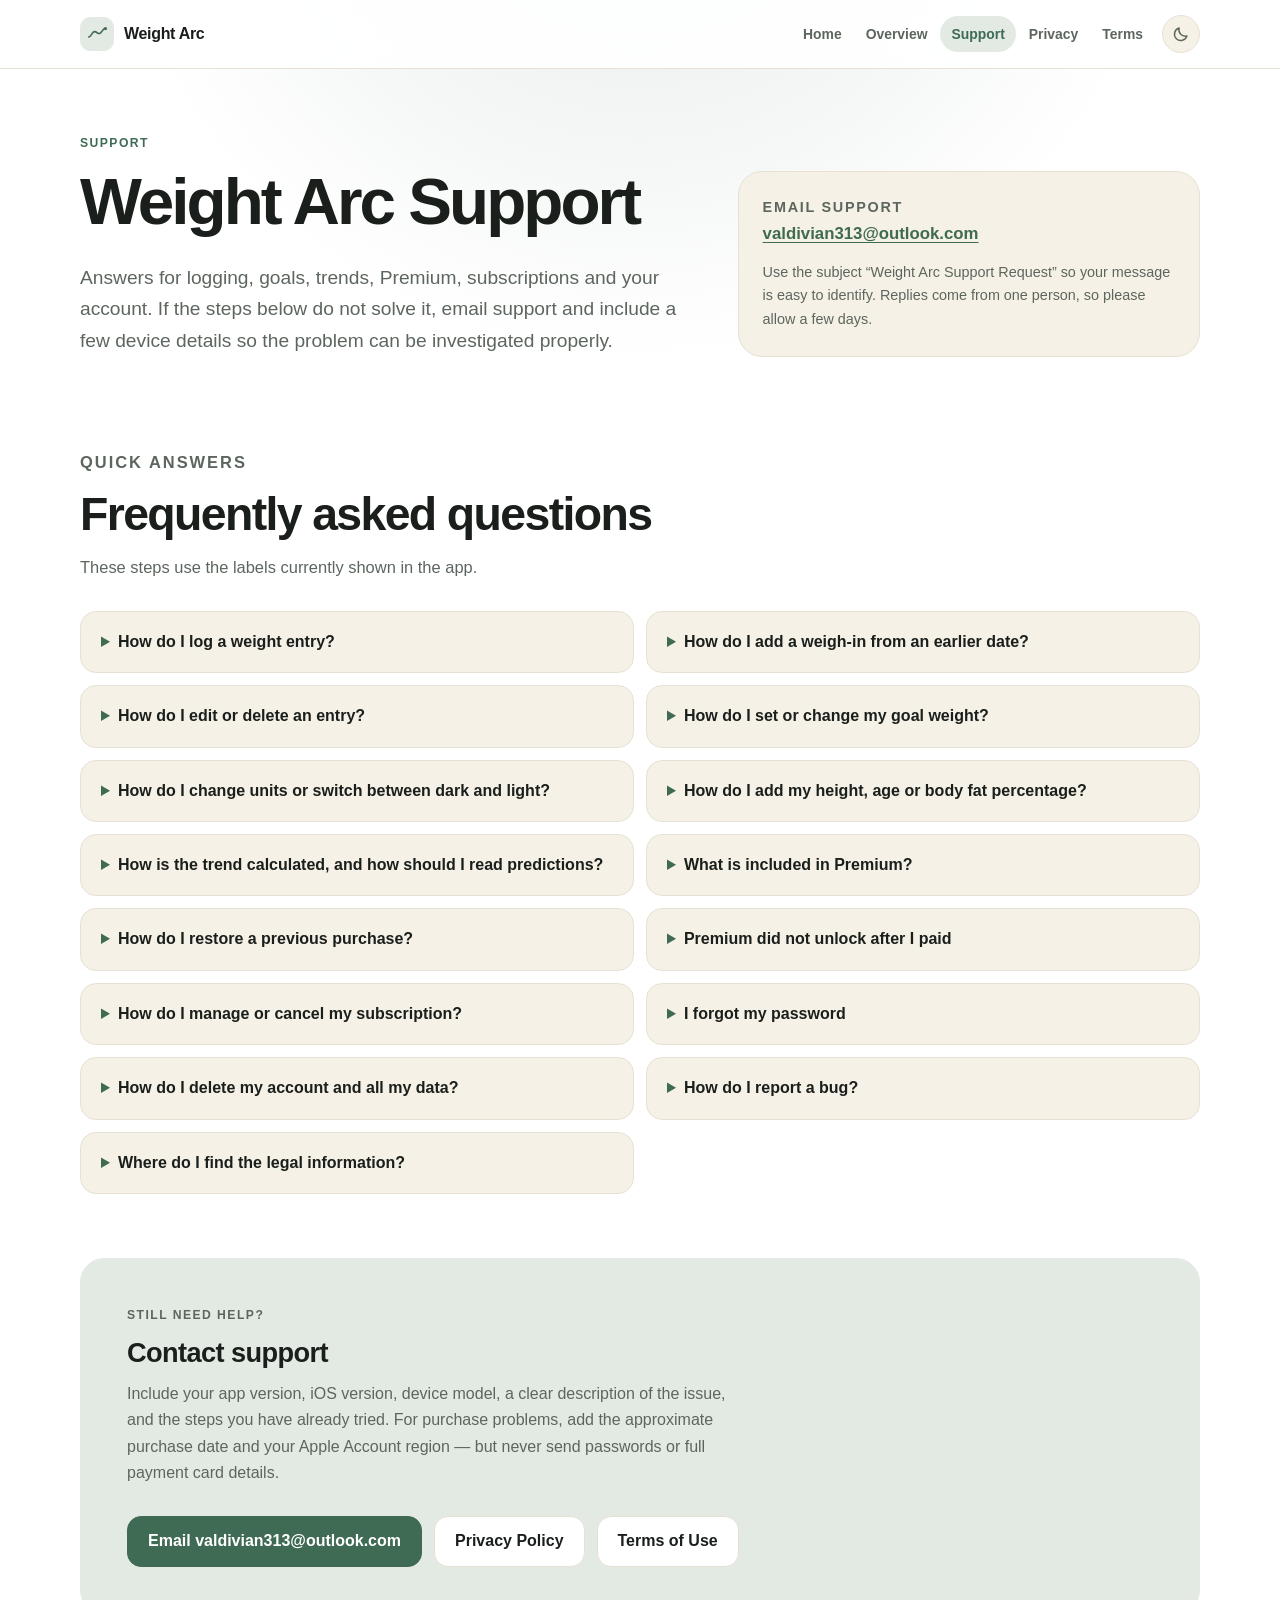
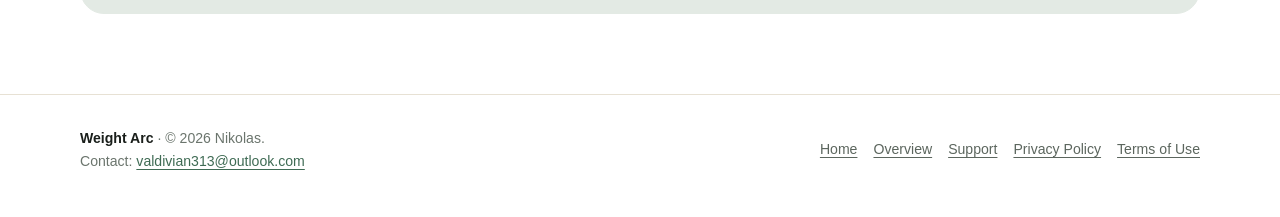
<file: support/index.html>
<!doctype html>
<html lang="en">
<head>
<meta charset="utf-8">
<meta name="viewport" content="width=device-width, initial-scale=1">

<title>Support — Weight Arc</title>
<meta name="description" content="Get help with Weight Arc: logging and editing weigh-ins, goal weight, trends and projections, Premium, Apple subscriptions, account deletion, and reporting a bug.">

<meta name="theme-color" content="#ffffff">
<link rel="canonical" href="https://winter1z.github.io/weight-tracker-website/support/">

<meta property="og:type" content="website">
<meta property="og:site_name" content="Weight Arc">
<meta property="og:title" content="Support — Weight Arc">
<meta property="og:description" content="Help with logging, goals, trends, Premium, subscriptions, account deletion, and reporting a bug.">
<meta property="og:url" content="https://winter1z.github.io/weight-tracker-website/support/">
<meta property="og:image" content="https://winter1z.github.io/weight-tracker-website/assets/images/og-image.png">
<meta property="og:image:width" content="1200">
<meta property="og:image:height" content="630">
<meta property="og:image:alt" content="Weight Arc — a rising trend-line mark on a dark background.">

<meta name="twitter:card" content="summary_large_image">
<meta name="twitter:title" content="Support — Weight Arc">
<meta name="twitter:description" content="Help with logging, goals, trends, Premium, subscriptions, account deletion, and reporting a bug.">
<meta name="twitter:image" content="https://winter1z.github.io/weight-tracker-website/assets/images/og-image.png">

<link rel="icon" href="../assets/images/favicon.svg" type="image/svg+xml">
<link rel="icon" href="../assets/images/favicon-32.png" sizes="32x32" type="image/png">
<link rel="apple-touch-icon" href="../assets/images/apple-touch-icon.png">

<link rel="stylesheet" href="../assets/css/styles.css">

<script>
  (function () {
    try {
      var t = localStorage.getItem("weight-arc-theme");
      if (t === "light" || t === "dark") {
        document.documentElement.setAttribute("data-theme", t);
        var m = document.querySelector('meta[name="theme-color"]');
        if (m) m.setAttribute("content", t === "dark" ? "#0a0c0b" : "#ffffff");
      }
    } catch (e) {}
  })();
</script>
</head>
<body>

<a class="skip-link" href="#main-content">Skip to content</a>

<header class="site-header">
  <div class="header-inner">
    <a class="brand" href="../" aria-label="Weight Arc home">
      <span class="brand-mark" aria-hidden="true">
        <svg viewBox="0 0 40 40" role="presentation">
          <path class="mark-line" d="M6 25 C11 25 11 16 16 16 S21 22 26 18 S30 10 34 11"></path>
          <circle class="mark-dot" cx="34" cy="11" r="2.7"></circle>
        </svg>
      </span>
      <span>Weight Arc</span>
    </a>

    <div class="header-actions">
      <nav class="site-nav" aria-label="Primary">
        <a href="../">Home</a>
        <a href="../marketing/">Overview</a>
        <a href="./" aria-current="page">Support</a>
        <a href="../privacy/">Privacy</a>
        <a href="../terms/">Terms</a>
      </nav>
      <button class="theme-toggle" type="button" hidden aria-pressed="false" aria-label="Switch to dark appearance">
        <svg class="icon-moon" viewBox="0 0 24 24" aria-hidden="true">
          <path d="M20 14.5A8.5 8.5 0 0 1 9.5 4a8.5 8.5 0 1 0 10.5 10.5z"></path>
        </svg>
        <svg class="icon-sun" viewBox="0 0 24 24" aria-hidden="true">
          <circle cx="12" cy="12" r="4.2"></circle>
          <path d="M12 2.4v2.2M12 19.4v2.2M4.2 12H2M22 12h-2.2M5.9 5.9 4.4 4.4M19.6 19.6l-1.5-1.5M18.1 5.9l1.5-1.5M4.4 19.6l1.5-1.5"></path>
        </svg>
      </button>
    </div>
  </div>
</header>

<main id="main-content">

  <section class="support-hero" aria-labelledby="support-title">
    <div>
      <p class="eyebrow">Support</p>
      <h1 id="support-title">Weight Arc Support</h1>
      <p class="lede">
        Answers for logging, goals, trends, Premium, subscriptions and your
        account. If the steps below do not solve it, email support and include a
        few device details so the problem can be investigated properly.
      </p>
    </div>

    <!-- CONFIG: supportEmail — also appears in the contact section and footer -->
    <aside class="contact-card" aria-label="Support contact">
      <p class="eyebrow">Email support</p>
      <a class="contact-address" href="mailto:valdivian313@outlook.com?subject=Weight%20Arc%20Support%20Request">valdivian313@outlook.com</a>
      <p>
        Use the subject &ldquo;Weight Arc Support Request&rdquo; so your message
        is easy to identify. Replies come from one person, so please allow a few
        days.
      </p>
    </aside>
  </section>

  <section class="section" aria-labelledby="faq-title">
    <div class="section-heading">
      <p class="eyebrow">Quick answers</p>
      <h2 id="faq-title">Frequently asked questions</h2>
      <p>These steps use the labels currently shown in the app.</p>
    </div>

    <div class="faq-grid">

      <details>
        <summary>How do I log a weight entry?</summary>
        <ol>
          <li>Tap the <strong>+</strong> button in the centre of the bottom tab bar.</li>
          <li>Enter your weight using the keypad.</li>
          <li>Check the date shown on the date wheel.</li>
          <li>Tap <strong>Save</strong>.</li>
        </ol>
        <p>
          The keypad accepts up to three digits and one decimal, and uses
          whichever unit you have selected under Settings &rarr; Preferences.
        </p>
      </details>

      <details>
        <summary>How do I add a weigh-in from an earlier date?</summary>
        <ol>
          <li>Tap <strong>+</strong> in the bottom tab bar.</li>
          <li>Enter the weight.</li>
          <li>Scroll the day, month and year wheels to the date you want.</li>
          <li>Tap <strong>Save</strong>.</li>
        </ol>
        <p>
          Future dates cannot be selected. The app keeps one entry per day, so
          saving onto a date that already has an entry replaces that entry.
        </p>
      </details>

      <details>
        <summary>How do I edit or delete an entry?</summary>
        <p>
          Open the <strong>Logbook</strong> tab to see your full history.
        </p>
        <ul>
          <li>
            <strong>To edit:</strong> tap the entry, change the weight or the
            date, then tap <strong>Save</strong>.
          </li>
          <li>
            <strong>To delete:</strong> tap the trash icon beside the entry and
            confirm.
          </li>
        </ul>
        <p>
          If you move an entry onto a date that already has one, the app will
          tell you a weight entry already exists for that date. Delete or edit
          the existing entry first.
        </p>
      </details>

      <details>
        <summary>How do I set or change my goal weight?</summary>
        <ol>
          <li>Open the <strong>Settings</strong> tab.</li>
          <li>Tap <strong>Goal</strong>.</li>
          <li>Enter your new target weight and save.</li>
        </ol>
        <p>
          Clear the goal field and save if you no longer want to track a target.
        </p>
      </details>

      <details>
        <summary>How do I change units or switch between dark and light?</summary>
        <ol>
          <li>Open the <strong>Settings</strong> tab.</li>
          <li>Tap <strong>Preferences</strong>.</li>
          <li>Choose your appearance and your metric or imperial units.</li>
        </ol>
        <p>
          Units affect display only — your history is preserved and converted,
          not rewritten.
        </p>
      </details>

      <details>
        <summary>How do I add my height, age or body fat percentage?</summary>
        <ol>
          <li>Open the <strong>Settings</strong> tab.</li>
          <li>Tap <strong>Body Metrics</strong>.</li>
          <li>Enter your height, body fat percentage and age, then save.</li>
        </ol>
        <p>
          These values are what make the BMI and FFMI insights possible. Without
          them, those cards cannot be calculated.
        </p>
      </details>

      <details>
        <summary>How is the trend calculated, and how should I read predictions?</summary>
        <p>
          Your trend is a weighted moving average of your logged weights, which
          gives recent weigh-ins more influence while still smoothing out
          day-to-day swings from water, food and timing. It is designed to show
          the direction underneath the noise rather than the raw number on any
          single morning.
        </p>
        <p>
          Weekly direction and projections only appear once there are enough
          entries spread over enough time for the estimate to mean anything.
          A projection extends your recent trend forward at its current rate —
          it assumes nothing changes, which rarely holds exactly. Treat it as an
          informational estimate, not a guarantee, and not medical advice.
        </p>
      </details>

      <details>
        <summary>What is included in Premium?</summary>
        <p>
          Premium unlocks the <strong>Insights</strong> tab: trend analysis, BMI
          and FFMI insights, expected weight development, and your projected goal
          date.
        </p>
        <p>
          Logging weight, viewing your trend on the Weight tab, the full Logbook,
          and goal tracking are available without a subscription.
        </p>
      </details>

      <details>
        <summary>How do I restore a previous purchase?</summary>
        <ol>
          <li>
            Make sure the device is signed in with the same Apple Account that
            made the original purchase.
          </li>
          <li>
            Open <strong>Settings</strong> and tap
            <strong>Upgrade to Premium</strong>, or open the
            <strong>Insights</strong> tab and tap <strong>Unlock Insights</strong>.
          </li>
          <li>
            On the purchase screen that appears, choose the restore option.
          </li>
        </ol>
        <p>
          Restoring re-checks your Apple Account for an active subscription; it
          does not charge you again.
        </p>
      </details>

      <details>
        <summary>Premium did not unlock after I paid</summary>
        <ul>
          <li>
            Check that the device is online and signed in with the Apple Account
            used for the purchase.
          </li>
          <li>
            Open <strong>Settings</strong>. If the Premium row shows
            &ldquo;Subscription status unavailable&rdquo;, tap it to retry the
            check.
          </li>
          <li>Open the purchase screen again and use the restore option.</li>
          <li>Close the app fully and reopen it.</li>
        </ul>
        <p>
          If it is still locked, email support with the approximate date and time
          of purchase and the Apple Account region. Never send passwords or full
          payment card details.
        </p>
      </details>

      <details>
        <summary>How do I manage or cancel my subscription?</summary>
        <p>
          Subscriptions bought through the App Store are managed by Apple, not by
          this app. Cancellation has to be done through your Apple Account:
        </p>
        <ol>
          <li>Open the iOS <strong>Settings</strong> app.</li>
          <li>Tap your name at the top, then <strong>Subscriptions</strong>.</li>
          <li>Select the Weight Arc subscription.</li>
          <li>Choose the option to manage or cancel it.</li>
        </ol>
        <p>
          You can also reach this screen from inside the app: when Premium is
          active, tapping the <strong>Premium</strong> row in Settings opens your
          Apple subscription settings.
        </p>
        <p>
          Cancelling stops the next renewal; access continues until the end of the
          period you have already paid for. Refunds are handled by Apple under
          Apple's own policies — the developer cannot cancel or refund an Apple
          subscription on your behalf.
        </p>
      </details>

      <details>
        <summary>I forgot my password</summary>
        <ol>
          <li>On the sign-in screen, tap the forgotten-password link.</li>
          <li>Enter your email address to receive a 6-digit code.</li>
          <li>Enter the code and choose a new password of at least 6 characters.</li>
        </ol>
        <p>
          If the email does not arrive within a few minutes, check your spam
          folder before requesting another code.
        </p>
      </details>

      <details>
        <summary>How do I delete my account and all my data?</summary>
        <ol>
          <li>Open the <strong>Settings</strong> tab.</li>
          <li>Tap <strong>Account</strong>.</li>
          <li>Under <strong>Danger Zone</strong>, tap <strong>Delete Account</strong>.</li>
          <li>Confirm twice.</li>
        </ol>
        <p>
          The app asks for confirmation twice because deletion is permanent. It
          removes your account, profile and every weight entry, and cannot be
          undone.
        </p>
        <p>
          If you can no longer open the app, email support from the address
          connected to your account and ask for the account to be deleted.
        </p>
        <p>
          Deleting your account does not cancel an Apple subscription — cancel
          that separately in your Apple Account settings.
        </p>
      </details>

      <details>
        <summary>How do I report a bug?</summary>
        <p>Email support and include as much of the following as you can:</p>
        <ul>
          <li>The app version.</li>
          <li>Your iOS version.</li>
          <li>Your iPhone model.</li>
          <li>What you expected to happen.</li>
          <li>What happened instead.</li>
          <li>The exact steps that reproduce it.</li>
          <li>
            A screenshot or screen recording, if it helps and does not show
            anything you would rather keep private.
          </li>
        </ul>
      </details>

      <details>
        <summary>Where do I find the legal information?</summary>
        <p>
          The <a href="../privacy/">Privacy Policy</a> explains what information
          is collected and how it is handled. The
          <a href="../terms/">Terms of Use</a> cover accounts, subscriptions and
          the conditions for using the app.
        </p>
      </details>

    </div>
  </section>

  <section class="contact-section" aria-labelledby="contact-title">
    <p class="eyebrow">Still need help?</p>
    <h2 id="contact-title">Contact support</h2>
    <p>
      Include your app version, iOS version, device model, a clear description of
      the issue, and the steps you have already tried. For purchase problems, add
      the approximate purchase date and your Apple Account region — but never
      send passwords or full payment card details.
    </p>
    <div class="hero-actions">
      <!-- CONFIG: supportEmail -->
      <a class="button primary" href="mailto:valdivian313@outlook.com?subject=Weight%20Arc%20Support%20Request">Email valdivian313@outlook.com</a>
      <a class="button" href="../privacy/">Privacy Policy</a>
      <a class="button" href="../terms/">Terms of Use</a>
    </div>
  </section>

</main>

<footer class="site-footer">
  <div class="footer-inner">
    <!-- CONFIG: appName, developerName, copyrightYear, supportEmail -->
    <p class="copyright">
      <span class="footer-brand">Weight Arc</span> &middot; &copy; 2026 Nikolas.<br>
      Contact: <a href="mailto:valdivian313@outlook.com?subject=Weight%20Arc%20Support%20Request">valdivian313@outlook.com</a>
    </p>
    <nav class="footer-links" aria-label="Footer">
      <a href="../">Home</a>
      <a href="../marketing/">Overview</a>
      <a href="./">Support</a>
      <a href="../privacy/">Privacy Policy</a>
      <a href="../terms/">Terms of Use</a>
    </nav>
  </div>
</footer>

<script src="../assets/js/site.js" defer></script>
</body>
</html>
</file>
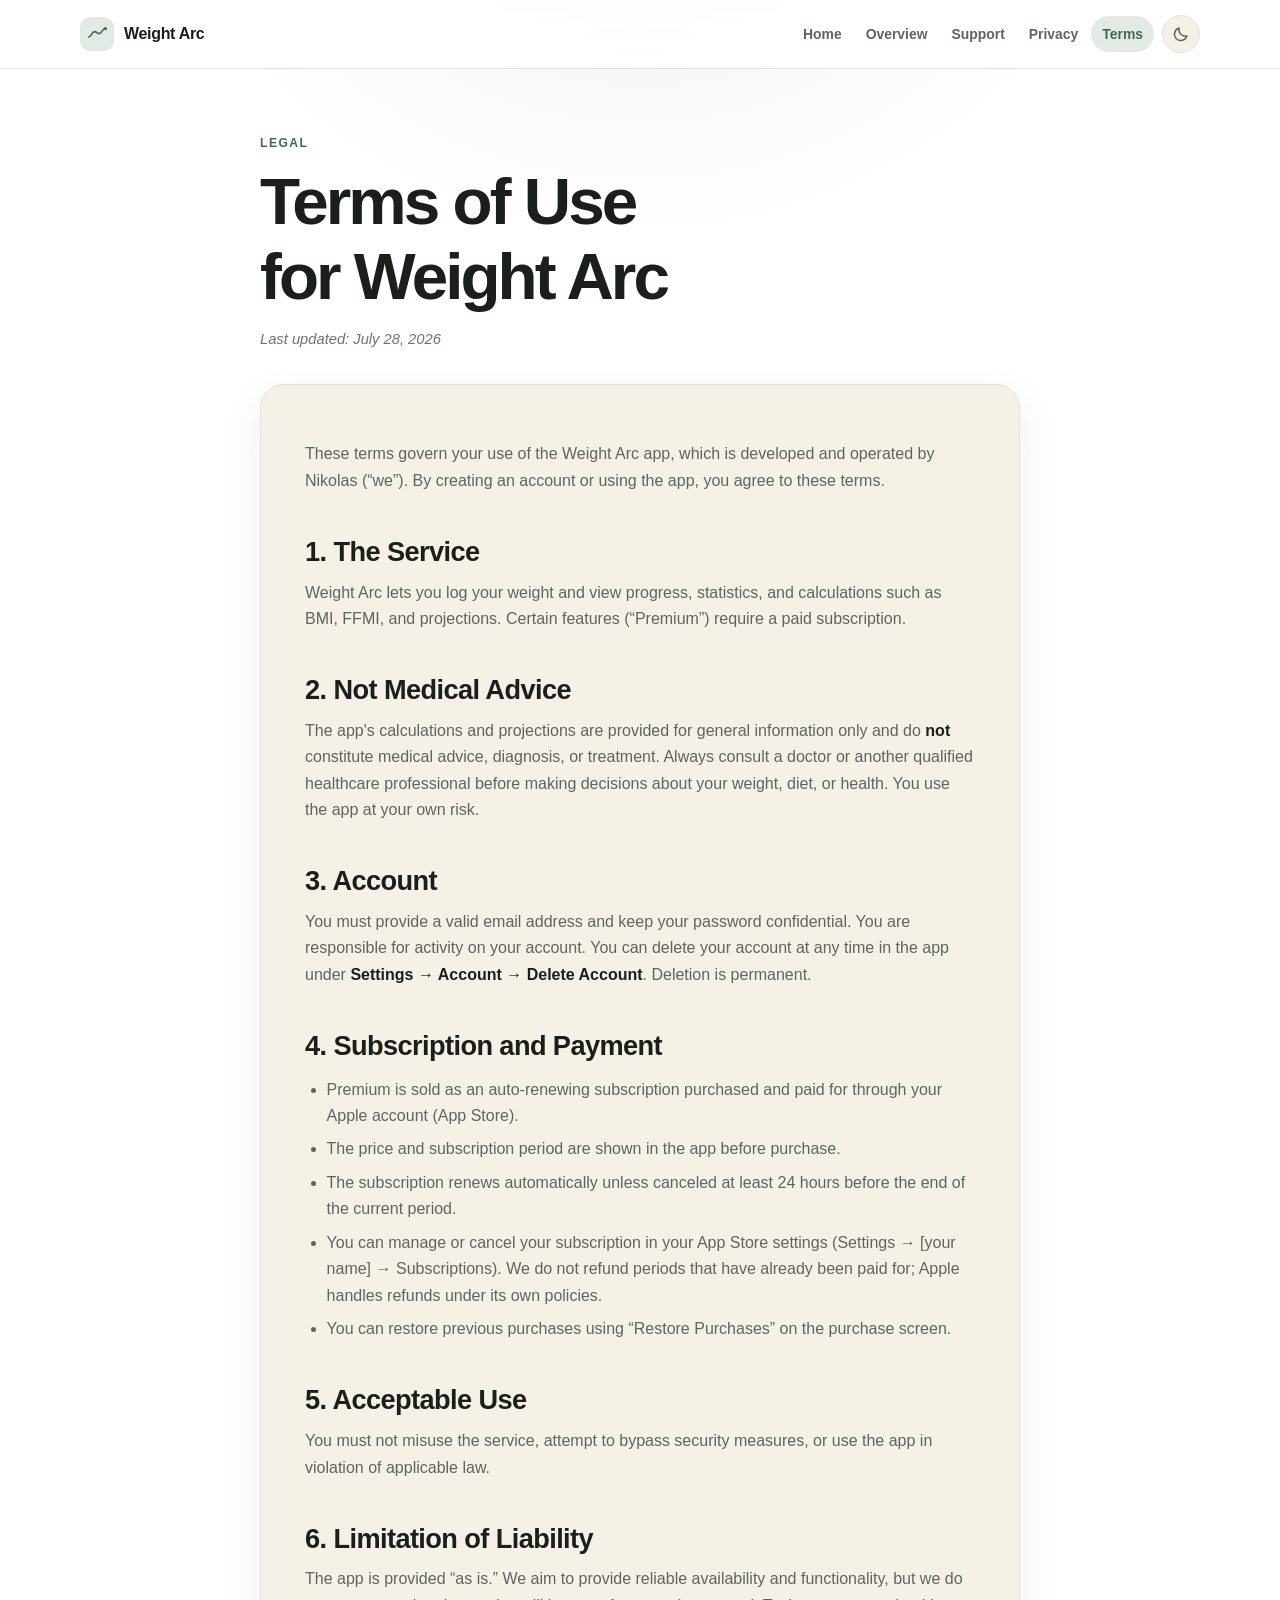
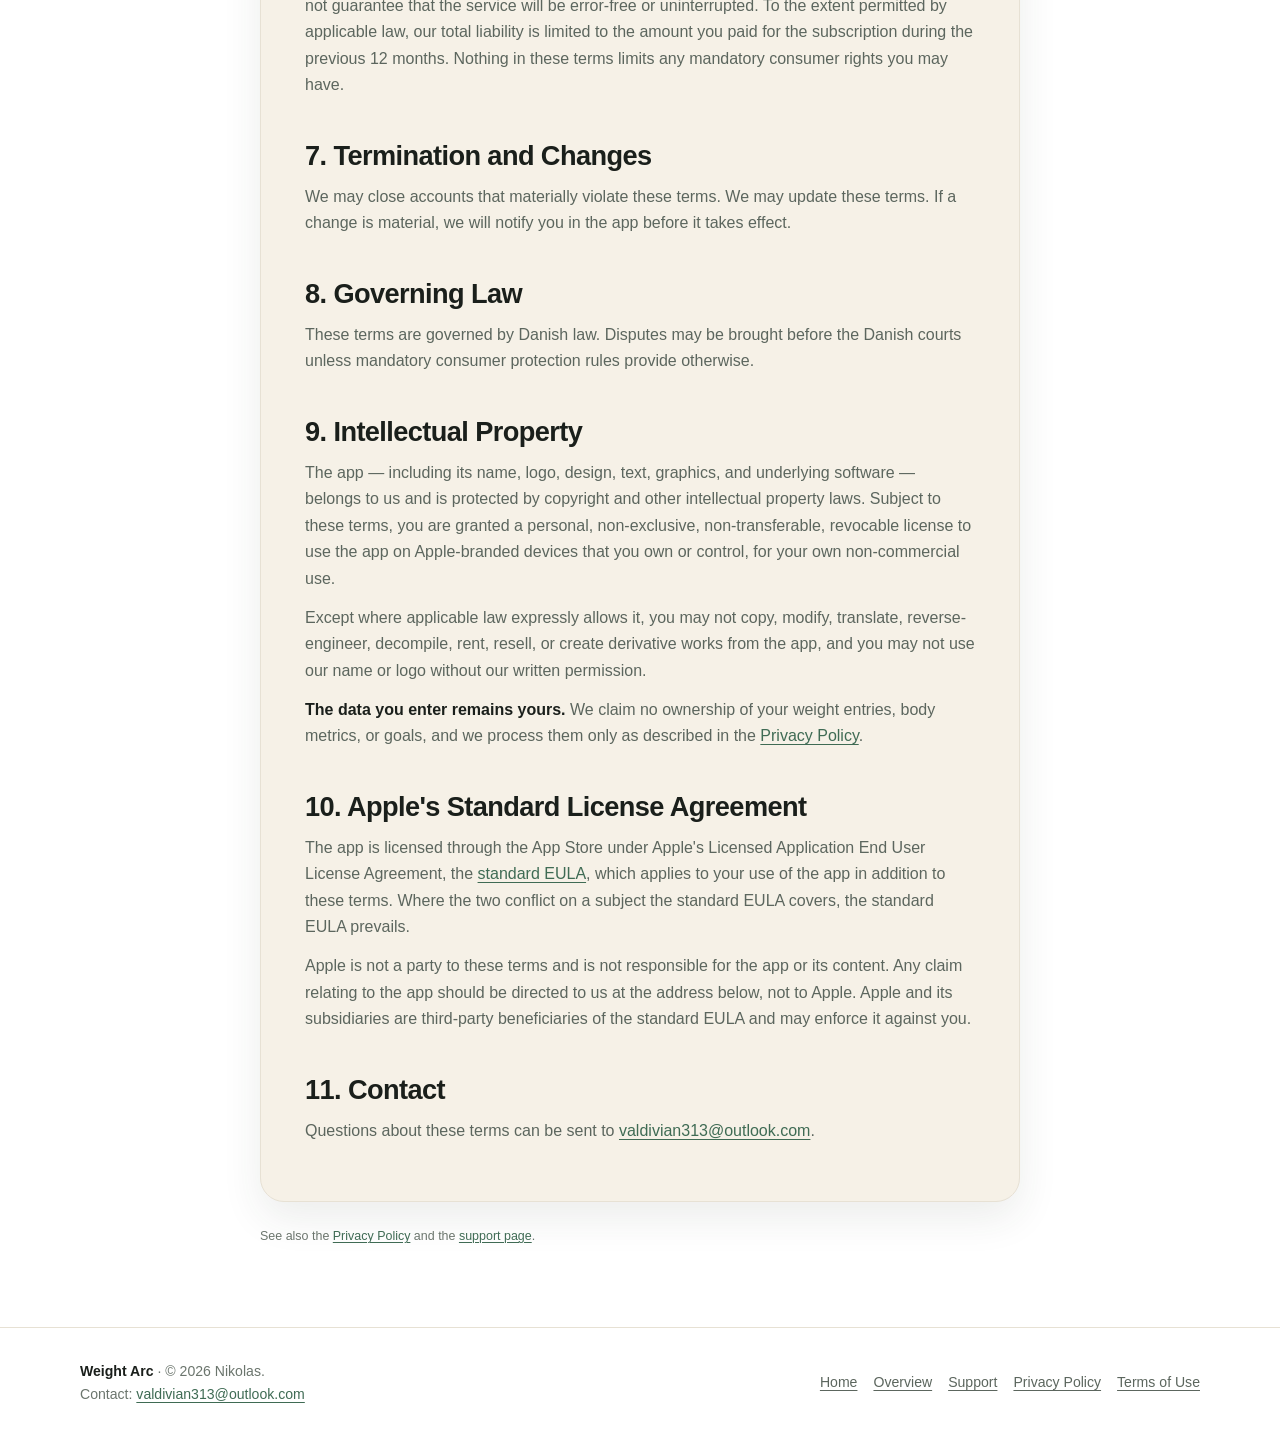
<file: terms/index.html>
<!doctype html>
<html lang="en">
<head>
<meta charset="utf-8">
<meta name="viewport" content="width=device-width, initial-scale=1">

<title>Terms of Use — Weight Arc</title>
<meta name="description" content="The terms governing accounts, Premium subscriptions, billing, cancellation and acceptable use of the Weight Arc app, including the limits of its calculations.">

<meta name="theme-color" content="#ffffff">
<link rel="canonical" href="https://winter1z.github.io/weight-tracker-website/terms/">

<meta property="og:type" content="article">
<meta property="og:site_name" content="Weight Arc">
<meta property="og:title" content="Terms of Use — Weight Arc">
<meta property="og:description" content="Terms governing accounts, Premium subscriptions, billing, cancellation and acceptable use of Weight Arc.">
<meta property="og:url" content="https://winter1z.github.io/weight-tracker-website/terms/">
<meta property="og:image" content="https://winter1z.github.io/weight-tracker-website/assets/images/og-image.png">
<meta property="og:image:width" content="1200">
<meta property="og:image:height" content="630">
<meta property="og:image:alt" content="Weight Arc — a rising trend-line mark on a dark background.">

<meta name="twitter:card" content="summary_large_image">
<meta name="twitter:title" content="Terms of Use — Weight Arc">
<meta name="twitter:description" content="Terms governing accounts, Premium subscriptions, billing, cancellation and acceptable use of Weight Arc.">
<meta name="twitter:image" content="https://winter1z.github.io/weight-tracker-website/assets/images/og-image.png">

<link rel="icon" href="../assets/images/favicon.svg" type="image/svg+xml">
<link rel="icon" href="../assets/images/favicon-32.png" sizes="32x32" type="image/png">
<link rel="apple-touch-icon" href="../assets/images/apple-touch-icon.png">

<link rel="stylesheet" href="../assets/css/styles.css">

<script>
  (function () {
    try {
      var t = localStorage.getItem("weight-arc-theme");
      if (t === "light" || t === "dark") {
        document.documentElement.setAttribute("data-theme", t);
        var m = document.querySelector('meta[name="theme-color"]');
        if (m) m.setAttribute("content", t === "dark" ? "#0a0c0b" : "#ffffff");
      }
    } catch (e) {}
  })();
</script>
</head>
<body>

<a class="skip-link" href="#main-content">Skip to content</a>

<header class="site-header">
  <div class="header-inner">
    <a class="brand" href="../" aria-label="Weight Arc home">
      <span class="brand-mark" aria-hidden="true">
        <svg viewBox="0 0 40 40" role="presentation">
          <path class="mark-line" d="M6 25 C11 25 11 16 16 16 S21 22 26 18 S30 10 34 11"></path>
          <circle class="mark-dot" cx="34" cy="11" r="2.7"></circle>
        </svg>
      </span>
      <span>Weight Arc</span>
    </a>

    <div class="header-actions">
      <nav class="site-nav" aria-label="Primary">
        <a href="../">Home</a>
        <a href="../marketing/">Overview</a>
        <a href="../support/">Support</a>
        <a href="../privacy/">Privacy</a>
        <a href="./" aria-current="page">Terms</a>
      </nav>
      <button class="theme-toggle" type="button" hidden aria-pressed="false" aria-label="Switch to dark appearance">
        <svg class="icon-moon" viewBox="0 0 24 24" aria-hidden="true">
          <path d="M20 14.5A8.5 8.5 0 0 1 9.5 4a8.5 8.5 0 1 0 10.5 10.5z"></path>
        </svg>
        <svg class="icon-sun" viewBox="0 0 24 24" aria-hidden="true">
          <circle cx="12" cy="12" r="4.2"></circle>
          <path d="M12 2.4v2.2M12 19.4v2.2M4.2 12H2M22 12h-2.2M5.9 5.9 4.4 4.4M19.6 19.6l-1.5-1.5M18.1 5.9l1.5-1.5M4.4 19.6l1.5-1.5"></path>
        </svg>
      </button>
    </div>
  </div>
</header>

<main id="main-content" class="prose">

  <p class="eyebrow">Legal</p>
  <h1>Terms of Use for Weight Arc</h1>
  <!-- CONFIG: termsEffectiveDate -->
  <p class="updated"><em>Last updated: July 28, 2026</em></p>

  <div class="prose-body">
    <p>
      These terms govern your use of the Weight Arc app, which is developed and
      operated by Nikolas (&ldquo;we&rdquo;). By creating an account or using the
      app, you agree to these terms.
    </p>

    <h2>1. The Service</h2>
    <p>
      Weight Arc lets you log your weight and view progress, statistics, and
      calculations such as BMI, FFMI, and projections. Certain features
      (&ldquo;Premium&rdquo;) require a paid subscription.
    </p>

    <h2>2. Not Medical Advice</h2>
    <p>
      The app's calculations and projections are provided for general information
      only and do <strong>not</strong> constitute medical advice, diagnosis, or
      treatment. Always consult a doctor or another qualified healthcare
      professional before making decisions about your weight, diet, or health.
      You use the app at your own risk.
    </p>

    <h2>3. Account</h2>
    <p>
      You must provide a valid email address and keep your password confidential.
      You are responsible for activity on your account. You can delete your
      account at any time in the app under
      <strong>Settings &rarr; Account &rarr; Delete Account</strong>. Deletion is
      permanent.
    </p>

    <h2>4. Subscription and Payment</h2>
    <ul>
      <li>
        Premium is sold as an auto-renewing subscription purchased and paid for
        through your Apple account (App Store).
      </li>
      <li>The price and subscription period are shown in the app before purchase.</li>
      <li>
        The subscription renews automatically unless canceled at least 24 hours
        before the end of the current period.
      </li>
      <li>
        You can manage or cancel your subscription in your App Store settings
        (Settings &rarr; [your name] &rarr; Subscriptions). We do not refund
        periods that have already been paid for; Apple handles refunds under its
        own policies.
      </li>
      <li>
        You can restore previous purchases using &ldquo;Restore
        Purchases&rdquo; on the purchase screen.
      </li>
    </ul>

    <h2>5. Acceptable Use</h2>
    <p>
      You must not misuse the service, attempt to bypass security measures, or
      use the app in violation of applicable law.
    </p>

    <h2>6. Limitation of Liability</h2>
    <p>
      The app is provided &ldquo;as is.&rdquo; We aim to provide reliable
      availability and functionality, but we do not guarantee that the service
      will be error-free or uninterrupted. To the extent permitted by applicable
      law, our total liability is limited to the amount you paid for the
      subscription during the previous 12 months. Nothing in these terms limits
      any mandatory consumer rights you may have.
    </p>

    <h2>7. Termination and Changes</h2>
    <p>
      We may close accounts that materially violate these terms. We may update
      these terms. If a change is material, we will notify you in the app before
      it takes effect.
    </p>

    <h2>8. Governing Law</h2>
    <p>
      These terms are governed by Danish law. Disputes may be brought before the
      Danish courts unless mandatory consumer protection rules provide otherwise.
    </p>

    <h2>9. Intellectual Property</h2>
    <p>
      The app &mdash; including its name, logo, design, text, graphics, and
      underlying software &mdash; belongs to us and is protected by copyright and
      other intellectual property laws. Subject to these terms, you are granted a
      personal, non-exclusive, non-transferable, revocable license to use the app
      on Apple-branded devices that you own or control, for your own
      non-commercial use.
    </p>
    <p>
      Except where applicable law expressly allows it, you may not copy, modify,
      translate, reverse-engineer, decompile, rent, resell, or create derivative
      works from the app, and you may not use our name or logo without our
      written permission.
    </p>
    <p>
      <strong>The data you enter remains yours.</strong> We claim no ownership of
      your weight entries, body metrics, or goals, and we process them only as
      described in the <a href="../privacy/">Privacy Policy</a>.
    </p>

    <h2>10. Apple's Standard License Agreement</h2>
    <p>
      The app is licensed through the App Store under Apple's Licensed
      Application End User License Agreement, the
      <a href="https://www.apple.com/legal/internet-services/itunes/dev/stdeula/" rel="noopener">standard EULA</a>,
      which applies to your use of the app in addition to these terms. Where the
      two conflict on a subject the standard EULA covers, the standard EULA
      prevails.
    </p>
    <p>
      Apple is not a party to these terms and is not responsible for the app or
      its content. Any claim relating to the app should be directed to us at the
      address below, not to Apple. Apple and its subsidiaries are third-party
      beneficiaries of the standard EULA and may enforce it against you.
    </p>

    <h2>11. Contact</h2>
    <p>
      Questions about these terms can be sent to
      <a href="mailto:valdivian313@outlook.com?subject=Weight%20Arc%20Terms%20Question">valdivian313@outlook.com</a>.
    </p>
  </div>

  <p class="figure-note" style="text-align: left; margin-top: 24px;">
    See also the <a href="../privacy/">Privacy Policy</a> and the
    <a href="../support/">support page</a>.
  </p>

</main>

<footer class="site-footer">
  <div class="footer-inner">
    <!-- CONFIG: appName, developerName, copyrightYear, supportEmail -->
    <p class="copyright">
      <span class="footer-brand">Weight Arc</span> &middot; &copy; 2026 Nikolas.<br>
      Contact: <a href="mailto:valdivian313@outlook.com?subject=Weight%20Arc%20Support%20Request">valdivian313@outlook.com</a>
    </p>
    <nav class="footer-links" aria-label="Footer">
      <a href="../">Home</a>
      <a href="../marketing/">Overview</a>
      <a href="../support/">Support</a>
      <a href="../privacy/">Privacy Policy</a>
      <a href="./">Terms of Use</a>
    </nav>
  </div>
</footer>

<script src="../assets/js/site.js" defer></script>
</body>
</html>
</file>
<file: assets/css/styles.css>
/* ==========================================================================
   Weight Arc — shared design system
   --------------------------------------------------------------------------
   Colour tokens, radii and spacing are taken from the app's own theme file
   (constants/theme.ts) so the site reads as the same product as the app.

   Theming strategy:
     :root                      -> light palette (default)
     prefers-color-scheme: dark -> dark palette, unless the visitor has
                                   explicitly chosen light via the toggle
     [data-theme="…"]           -> explicit visitor choice, always wins
   The site is fully styled and readable with JavaScript disabled; the toggle
   is progressive enhancement only.
   ========================================================================== */

/* --------------------------------------------------------------------------
   1. Design tokens
   -------------------------------------------------------------------------- */

:root {
  color-scheme: light;

  /* Light palette — app LightColors: white + warm sand, Nordic pine accent */
  --bg: #ffffff;
  --surface: #f6f1e7;          /* app card: light sand/beige */
  --surface-raised: #eef3ef;
  --accent: #3f6b54;           /* app accent: nordic pine */
  --accent-hover: #315842;
  --accent-soft: #e3eae4;      /* app accentMuted */
  --accent-line: #5c8a70;      /* app accentLight: chart line */
  --on-accent: #ffffff;
  --sage: #748c7c;
  --text: #1a1f1b;
  --muted: #5c665e;            /* app textSecondary */
  --quiet: #6b756d;
  --border: #e7e1d4;           /* app border */
  --border-strong: #d6cfbf;
  --warning: #c2702e;
  --glow: rgba(63, 107, 84, 0.14);
  --shadow: 0 16px 40px rgba(45, 55, 48, 0.09);
  --shadow-lift: 0 22px 55px rgba(45, 55, 48, 0.13);

  /* Radii — app Radius scale (8 / 12 / 16 / 24) */
  --radius-sm: 8px;
  --radius-md: 12px;
  --radius-lg: 16px;
  --radius-xl: 24px;
  --radius-pill: 999px;

  /* Spacing — app Spacing scale (4 / 8 / 16 / 24 / 32 / 48) */
  --space-xs: 4px;
  --space-sm: 8px;
  --space-md: 16px;
  --space-lg: 24px;
  --space-xl: 32px;
  --space-xxl: 48px;

  --page: 1120px;
  --prose: 760px;

  --font: -apple-system, BlinkMacSystemFont, "SF Pro Display", "Segoe UI",
    Roboto, "Helvetica Neue", Arial, sans-serif;
}

/* Dark palette — app DarkColors: near-black with a hint of green, mint accent */
@media (prefers-color-scheme: dark) {
  :root:not([data-theme="light"]) {
    color-scheme: dark;
    --bg: #0a0c0b;
    --surface: #121613;
    --surface-raised: #172019;
    --accent: #5fd68a;
    --accent-hover: #78e39c;
    --accent-soft: #16271d;
    --accent-line: #5fd68a;
    --on-accent: #07100a;
    --sage: #9bc4a8;
    --text: #f2f4f2;
    --muted: #9aa49c;
    --quiet: #8a948c;
    --border: #263029;
    --border-strong: #334036;
    --warning: #e8975f;
    --glow: rgba(95, 214, 138, 0.28);
    --shadow: 0 18px 50px rgba(0, 0, 0, 0.34);
    --shadow-lift: 0 24px 60px rgba(0, 0, 0, 0.45);
  }
}

:root[data-theme="dark"] {
  color-scheme: dark;
  --bg: #0a0c0b;
  --surface: #121613;
  --surface-raised: #172019;
  --accent: #5fd68a;
  --accent-hover: #78e39c;
  --accent-soft: #16271d;
  --accent-line: #5fd68a;
  --on-accent: #07100a;
  --sage: #9bc4a8;
  --text: #f2f4f2;
  --muted: #9aa49c;
  --quiet: #8a948c;
  --border: #263029;
  --border-strong: #334036;
  --warning: #e8975f;
  --glow: rgba(95, 214, 138, 0.28);
  --shadow: 0 18px 50px rgba(0, 0, 0, 0.34);
  --shadow-lift: 0 24px 60px rgba(0, 0, 0, 0.45);
}

/* --------------------------------------------------------------------------
   2. Base
   -------------------------------------------------------------------------- */

*,
*::before,
*::after {
  box-sizing: border-box;
}

html {
  -webkit-text-size-adjust: 100%;
  scroll-behavior: smooth;
  scroll-padding-top: 84px;
}

body {
  margin: 0;
  min-height: 100vh;
  background:
    radial-gradient(circle at 50% -10%, var(--glow), transparent 34rem),
    var(--bg);
  color: var(--text);
  font-family: var(--font);
  font-size: 16px;
  line-height: 1.65;
  text-rendering: optimizeLegibility;
  -webkit-font-smoothing: antialiased;
}

img,
svg {
  display: block;
  max-width: 100%;
}

a {
  color: var(--accent);
  text-underline-offset: 0.2em;
}

a:hover {
  color: var(--sage);
}

/* Visible keyboard focus on every interactive element */
a:focus-visible,
button:focus-visible,
summary:focus-visible,
[tabindex]:focus-visible {
  outline: 3px solid var(--accent);
  outline-offset: 3px;
  border-radius: var(--radius-sm);
}

::selection {
  background: var(--accent-soft);
  color: var(--text);
}

.skip-link {
  position: fixed;
  top: 10px;
  left: 10px;
  z-index: 50;
  padding: 10px 14px;
  border-radius: var(--radius-md);
  background: var(--accent);
  color: var(--on-accent);
  font-weight: 700;
  text-decoration: none;
  transform: translateY(-180%);
}

.skip-link:focus {
  color: var(--on-accent);
  transform: translateY(0);
}

.visually-hidden {
  position: absolute;
  width: 1px;
  height: 1px;
  margin: -1px;
  padding: 0;
  overflow: hidden;
  clip: rect(0 0 0 0);
  clip-path: inset(50%);
  white-space: nowrap;
}

/* --------------------------------------------------------------------------
   3. Typography
   -------------------------------------------------------------------------- */

h1,
h2,
h3 {
  color: var(--text);
  line-height: 1.14;
  text-wrap: balance;
}

h1 {
  margin: 0;
  font-size: clamp(2.25rem, 7vw, 4.1rem);
  font-weight: 650;
  letter-spacing: -0.045em;
}

h2 {
  margin: 2.6rem 0 0.8rem;
  font-size: clamp(1.35rem, 3vw, 1.7rem);
  font-weight: 680;
  letter-spacing: -0.022em;
}

h3 {
  margin: 0 0 0.4rem;
  font-size: 1.02rem;
  font-weight: 720;
  letter-spacing: -0.012em;
}

p {
  margin: 0.8rem 0;
}

ul,
ol {
  padding-left: 1.35rem;
}

li + li {
  margin-top: 0.45rem;
}

strong {
  color: var(--text);
  font-weight: 680;
}

.eyebrow {
  margin: 0 0 12px;
  color: var(--accent);
  font-size: 0.76rem;
  font-weight: 800;
  letter-spacing: 0.12em;
  text-transform: uppercase;
}

.lede {
  max-width: 62ch;
  margin: 22px 0 0;
  color: var(--muted);
  font-size: clamp(1.05rem, 2.2vw, 1.2rem);
}

.updated {
  color: var(--quiet);
  font-size: 0.92rem;
}

/* --------------------------------------------------------------------------
   4. Header & navigation
   -------------------------------------------------------------------------- */

.site-header {
  position: sticky;
  top: 0;
  z-index: 20;
  border-bottom: 1px solid var(--border);
  background: color-mix(in srgb, var(--bg) 88%, transparent);
  backdrop-filter: blur(18px);
}

@supports not (background: color-mix(in srgb, red 50%, blue)) {
  .site-header {
    background: var(--bg);
  }
}

.header-inner {
  width: min(calc(100% - 32px), var(--page));
  min-height: 68px;
  margin: 0 auto;
  display: flex;
  align-items: center;
  justify-content: space-between;
  gap: var(--space-lg);
}

.brand {
  display: inline-flex;
  align-items: center;
  gap: 10px;
  color: var(--text);
  font-weight: 720;
  letter-spacing: -0.02em;
  text-decoration: none;
  white-space: nowrap;
}

.brand:hover {
  color: var(--text);
}

.brand-mark {
  display: grid;
  width: 34px;
  height: 34px;
  flex: 0 0 auto;
  place-items: center;
  border: 1px solid var(--accent-soft);
  border-radius: 10px;
  background: var(--accent-soft);
}

.brand-mark svg {
  width: 24px;
  height: 24px;
}

.mark-line {
  fill: none;
  stroke: var(--accent);
  stroke-width: 2.6;
  stroke-linecap: round;
  stroke-linejoin: round;
}

.mark-dot {
  fill: var(--accent);
}

.header-actions {
  display: flex;
  align-items: center;
  gap: var(--space-sm);
}

/* Scrolling pill nav — works with zero JavaScript on every screen size */
.site-nav {
  display: flex;
  align-items: center;
  gap: 2px;
}

.site-nav a {
  padding: 7px 11px;
  border-radius: var(--radius-pill);
  color: var(--muted);
  font-size: 0.87rem;
  font-weight: 650;
  text-decoration: none;
  white-space: nowrap;
}

.site-nav a:hover {
  background: var(--surface);
  color: var(--text);
}

.site-nav a[aria-current="page"] {
  background: var(--accent-soft);
  color: var(--accent);
}

.theme-toggle {
  display: grid;
  width: 38px;
  height: 38px;
  flex: 0 0 auto;
  place-items: center;
  padding: 0;
  border: 1px solid var(--border);
  border-radius: var(--radius-pill);
  background: var(--surface);
  color: var(--muted);
  cursor: pointer;
}

.theme-toggle:hover {
  border-color: var(--border-strong);
  color: var(--text);
}

.theme-toggle svg {
  width: 18px;
  height: 18px;
  fill: none;
  stroke: currentColor;
  stroke-width: 1.9;
  stroke-linecap: round;
  stroke-linejoin: round;
}

.theme-toggle[hidden] {
  display: none;
}

/* Only one of the two icons is shown, depending on the resolved theme */
.icon-sun {
  display: none;
}

:root[data-theme="dark"] .icon-sun {
  display: block;
}

:root[data-theme="dark"] .icon-moon {
  display: none;
}

@media (prefers-color-scheme: dark) {
  :root:not([data-theme="light"]) .icon-sun {
    display: block;
  }

  :root:not([data-theme="light"]) .icon-moon {
    display: none;
  }
}

/* --------------------------------------------------------------------------
   5. Layout
   -------------------------------------------------------------------------- */

main {
  width: min(calc(100% - 32px), var(--page));
  margin: 0 auto;
  padding: 56px 0 80px;
}

main.prose {
  width: min(calc(100% - 32px), var(--prose));
}

.section {
  padding-top: clamp(56px, 9vw, 92px);
}

.section-heading {
  max-width: 66ch;
}

.section-heading h2 {
  margin-top: 0;
  font-size: clamp(1.85rem, 4.5vw, 2.9rem);
  font-weight: 650;
  letter-spacing: -0.035em;
}

.section-heading p {
  color: var(--muted);
  font-size: 1.03rem;
}

/* --------------------------------------------------------------------------
   6. Buttons
   -------------------------------------------------------------------------- */

.hero-actions {
  display: flex;
  flex-wrap: wrap;
  align-items: center;
  gap: 12px;
  margin-top: 30px;
}

.button {
  display: inline-flex;
  min-height: 48px;
  align-items: center;
  justify-content: center;
  padding: 11px 20px;
  border: 1px solid var(--border);
  border-radius: 14px;
  background: var(--surface);
  color: var(--text);
  font-weight: 700;
  text-decoration: none;
}

.button:hover {
  border-color: var(--sage);
  background: var(--surface-raised);
  color: var(--text);
}

.button.primary {
  border-color: var(--accent);
  background: var(--accent);
  color: var(--on-accent);
}

.button.primary:hover {
  border-color: var(--accent-hover);
  background: var(--accent-hover);
  color: var(--on-accent);
}

/*
  Non-clickable App Store status label. The app has no public App Store URL
  yet, so the site never renders a fake store link.
  CONFIG: when the listing goes live, replace the `.store-badge` span in
  index.html with a real <a class="button primary"> — see README.
*/
.store-badge {
  display: inline-flex;
  min-height: 48px;
  align-items: center;
  gap: 9px;
  padding: 11px 20px;
  border: 1px dashed var(--border-strong);
  border-radius: 14px;
  background: var(--surface);
  color: var(--muted);
  font-weight: 700;
}

.store-badge svg {
  width: 17px;
  height: 17px;
  flex: 0 0 auto;
  fill: currentColor;
}

/* --------------------------------------------------------------------------
   7. Hero
   -------------------------------------------------------------------------- */

.hero {
  display: grid;
  grid-template-columns: 1fr;
  align-items: center;
  gap: clamp(36px, 6vw, 80px);
}

.hero-copy {
  padding: 8px 0;
}

.hero-app-icon {
  display: grid;
  width: 68px;
  height: 68px;
  place-items: center;
  margin-bottom: var(--space-lg);
  border: 1px solid var(--border);
  border-radius: 18px;
  background: var(--accent-soft);
  box-shadow: var(--shadow);
}

.hero-app-icon svg {
  width: 44px;
  height: 44px;
}

/* Illustrative trend card — clearly labelled, never presented as a screenshot */
.signal-card {
  position: relative;
  min-height: 352px;
  overflow: hidden;
  padding: 26px;
  border: 1px solid var(--border);
  border-radius: 28px;
  background: linear-gradient(150deg, var(--surface-raised), var(--surface));
  box-shadow: var(--shadow-lift);
}

.signal-card::after {
  content: "";
  position: absolute;
  inset: auto -20% -45% 20%;
  height: 270px;
  border-radius: 50%;
  background: var(--glow);
  filter: blur(45px);
}

.signal-label {
  color: var(--muted);
  font-size: 0.76rem;
  font-weight: 750;
  letter-spacing: 0.09em;
}

.signal-value {
  margin-top: 6px;
  font-size: clamp(3.4rem, 10vw, 5.6rem);
  line-height: 1;
  font-weight: 560;
  letter-spacing: -0.06em;
  font-variant-numeric: tabular-nums;
}

.signal-unit {
  color: var(--muted);
  font-size: 1.05rem;
  font-weight: 500;
  letter-spacing: 0;
}

.signal-trend {
  margin-top: 10px;
  color: var(--accent);
  font-size: 0.9rem;
  font-weight: 700;
}

.signal-chart {
  position: absolute;
  z-index: 1;
  inset: auto 22px 26px;
  /* The gradient stops use currentColor, which resolves against the <svg>
     itself — the gradient lives in <defs> and does not inherit from <g>. */
  color: var(--accent-line);
}

.signal-chart .line {
  fill: none;
  stroke: var(--accent-line);
  stroke-width: 3;
  stroke-linecap: round;
  stroke-linejoin: round;
}

.signal-chart .area {
  fill: url(#signal-fill);
  stroke: none;
}

.signal-chart .point {
  fill: var(--accent-line);
  stroke: var(--surface);
  stroke-width: 3;
}

.figure-note {
  margin: 12px 0 0;
  color: var(--quiet);
  font-size: 0.78rem;
  text-align: center;
}

/* --------------------------------------------------------------------------
   8. Cards & grids
   -------------------------------------------------------------------------- */

.feature-grid {
  display: grid;
  grid-template-columns: 1fr;
  gap: 14px;
  margin-top: 32px;
}

.feature {
  padding: 24px;
  border: 1px solid var(--border);
  border-radius: var(--radius-xl);
  background: var(--surface);
}

.feature-icon {
  display: grid;
  width: 40px;
  height: 40px;
  place-items: center;
  margin-bottom: 20px;
  border-radius: var(--radius-md);
  background: var(--accent-soft);
}

.feature-icon svg {
  width: 21px;
  height: 21px;
  fill: none;
  stroke: var(--accent);
  stroke-width: 2;
  stroke-linecap: round;
  stroke-linejoin: round;
}

.feature p {
  margin-bottom: 0;
  color: var(--muted);
  font-size: 0.94rem;
}

.tag {
  display: inline-block;
  margin-left: 8px;
  padding: 2px 9px;
  border-radius: var(--radius-pill);
  background: var(--accent-soft);
  color: var(--accent);
  font-size: 0.66rem;
  font-weight: 800;
  letter-spacing: 0.07em;
  text-transform: uppercase;
  vertical-align: middle;
}

/* Steps */
.step-grid {
  display: grid;
  grid-template-columns: 1fr;
  gap: 14px;
  margin-top: 32px;
  padding: 0;
  list-style: none;
  counter-reset: step;
}

.step {
  position: relative;
  padding: 24px;
  border: 1px solid var(--border);
  border-radius: var(--radius-xl);
  background: var(--surface);
}

.step-index {
  display: inline-grid;
  width: 32px;
  height: 32px;
  place-items: center;
  margin-bottom: 18px;
  border-radius: 10px;
  background: var(--accent-soft);
  color: var(--accent);
  font-size: 0.8rem;
  font-weight: 800;
  font-variant-numeric: tabular-nums;
}

.step p {
  margin-bottom: 0;
  color: var(--muted);
  font-size: 0.94rem;
}

/* Screenshot placeholders — no <img> is rendered until real files exist,
   so the published page never shows a broken image. */
.shot-grid {
  display: grid;
  grid-template-columns: 1fr;
  gap: 18px;
  margin-top: 32px;
}

.shot {
  display: flex;
  width: 100%;
  max-width: 280px;
  align-items: center;
  justify-content: center;
  margin: 0 auto;
  /* Deliberately not the 390:844 phone ratio — these are placeholders, and
     full-height phone frames would leave a very long empty page on mobile.
     Real screenshots use .shot-image and keep their own aspect ratio. */
  aspect-ratio: 3 / 4;
  padding: 20px;
  border: 1px dashed var(--border-strong);
  border-radius: 34px;
  background:
    linear-gradient(var(--glow) 1px, transparent 1px),
    linear-gradient(90deg, var(--glow) 1px, transparent 1px),
    var(--surface);
  background-size: 28px 28px;
  text-align: center;
}

.shot-inner {
  max-width: 100%;
}

.shot-screen {
  display: block;
  color: var(--text);
  font-size: 0.98rem;
  font-weight: 700;
}

.shot-file {
  display: block;
  margin-top: 8px;
  overflow-wrap: anywhere;
  color: var(--quiet);
  font-family: ui-monospace, SFMono-Regular, "SF Mono", Menlo, Consolas, monospace;
  font-size: 0.74rem;
}

/* Real screenshots, once dropped in, use this class instead of .shot */
.shot-image {
  width: 100%;
  height: auto;
  border: 1px solid var(--border);
  border-radius: 34px;
  box-shadow: var(--shadow-lift);
}

.note {
  margin-top: 20px;
  padding: 14px 18px;
  border: 1px solid var(--border);
  border-left: 3px solid var(--accent);
  border-radius: var(--radius-md);
  background: var(--surface);
  color: var(--muted);
  font-size: 0.9rem;
}

.note p {
  margin: 0;
}

.note p + p {
  margin-top: 0.6rem;
}

/* Split callouts */
.split-section {
  display: grid;
  grid-template-columns: 1fr;
  gap: 16px;
}

.callout {
  padding: clamp(24px, 5vw, 40px);
  border: 1px solid var(--border);
  border-radius: var(--radius-xl);
  background: var(--surface);
}

.callout h2 {
  margin-top: 0;
  font-size: clamp(1.35rem, 3vw, 1.75rem);
}

.callout p {
  color: var(--muted);
}

.callout ul {
  color: var(--muted);
  font-size: 0.94rem;
}

.callout .button {
  margin-top: 12px;
  background: var(--bg);
}

/* --------------------------------------------------------------------------
   9. Prose pages (privacy / terms)
   -------------------------------------------------------------------------- */

.prose-body {
  margin-top: 32px;
  padding: clamp(22px, 5vw, 44px);
  border: 1px solid var(--border);
  border-radius: var(--radius-xl);
  background: var(--surface);
  box-shadow: var(--shadow);
}

.prose-body > h2:first-child {
  margin-top: 0;
}

.prose-body p,
.prose-body li {
  color: var(--muted);
}

.prose-body h2 {
  color: var(--text);
}

/* --------------------------------------------------------------------------
   10. Support page
   -------------------------------------------------------------------------- */

.support-hero {
  display: grid;
  grid-template-columns: 1fr;
  align-items: end;
  gap: 32px;
}

.contact-card {
  padding: 24px;
  border: 1px solid var(--border);
  border-radius: var(--radius-xl);
  background: var(--surface);
}

.contact-card p {
  margin-bottom: 0;
  color: var(--muted);
  font-size: 0.9rem;
}

.contact-address {
  display: block;
  overflow-wrap: anywhere;
  color: var(--accent);
  font-size: 1.05rem;
  font-weight: 720;
}

.faq-grid {
  display: grid;
  grid-template-columns: 1fr;
  gap: 12px;
  margin-top: 30px;
}

details {
  padding: 0 20px;
  border: 1px solid var(--border);
  border-radius: var(--radius-lg);
  background: var(--surface);
}

details[open] {
  border-color: var(--border-strong);
}

summary {
  padding: 17px 8px 17px 0;
  color: var(--text);
  font-weight: 700;
  cursor: pointer;
}

summary::marker {
  color: var(--accent);
}

details p,
details ol,
details ul {
  color: var(--muted);
  font-size: 0.94rem;
}

details > :last-child {
  margin-bottom: 20px;
}

.contact-section {
  margin-top: 64px;
  padding: clamp(24px, 6vw, 46px);
  border: 1px solid var(--accent-soft);
  border-radius: var(--radius-xl);
  background: var(--accent-soft);
}

.contact-section h2 {
  margin-top: 0;
}

.contact-section p {
  max-width: 70ch;
  color: var(--muted);
}

.contact-section .button {
  background: var(--bg);
}

.contact-section .button.primary {
  background: var(--accent);
}

/* --------------------------------------------------------------------------
   11. Footer
   -------------------------------------------------------------------------- */

.site-footer {
  border-top: 1px solid var(--border);
  color: var(--quiet);
}

.footer-inner {
  width: min(calc(100% - 32px), var(--page));
  margin: 0 auto;
  padding: 32px 0 44px;
  display: flex;
  flex-direction: column;
  justify-content: space-between;
  gap: var(--space-md);
}

.footer-brand {
  color: var(--text);
  font-weight: 700;
}

.footer-links {
  display: flex;
  flex-wrap: wrap;
  gap: 16px;
}

.footer-links a {
  color: var(--muted);
  font-size: 0.88rem;
}

.copyright {
  margin: 0;
  font-size: 0.88rem;
}

/* --------------------------------------------------------------------------
   12. Responsive — mobile first, widen from here
   -------------------------------------------------------------------------- */

@media (max-width: 700px) {
  .header-inner {
    min-height: 0;
    flex-direction: column;
    align-items: stretch;
    gap: 8px;
    padding: 12px 0;
  }

  .site-header {
    position: static;
  }

  .header-actions {
    justify-content: space-between;
  }

  .site-nav {
    overflow-x: auto;
    padding-bottom: 2px;
    scrollbar-width: none;
  }

  .site-nav::-webkit-scrollbar {
    display: none;
  }

  main {
    padding-top: 40px;
  }
}

@media (min-width: 640px) {
  .feature-grid,
  .step-grid,
  .shot-grid {
    grid-template-columns: repeat(2, minmax(0, 1fr));
  }

  .footer-inner {
    flex-direction: row;
    align-items: center;
  }
}

@media (min-width: 900px) {
  main {
    padding-top: 64px;
  }

  .hero {
    grid-template-columns: minmax(0, 1.05fr) minmax(300px, 0.95fr);
    min-height: 480px;
  }

  .support-hero {
    grid-template-columns: 1.15fr 0.85fr;
  }

  .feature-grid,
  .step-grid,
  .shot-grid {
    grid-template-columns: repeat(3, minmax(0, 1fr));
  }

  /* Exactly four cards read better as a 2x2 block than as 3 + 1 orphan. */
  .feature-grid.grid-4 {
    grid-template-columns: repeat(2, minmax(0, 1fr));
  }

  .faq-grid,
  .split-section {
    grid-template-columns: repeat(2, minmax(0, 1fr));
  }
}

/* --------------------------------------------------------------------------
   13. Motion
   -------------------------------------------------------------------------- */

@media (prefers-reduced-motion: reduce) {
  html {
    scroll-behavior: auto;
  }

  *,
  *::before,
  *::after {
    scroll-behavior: auto !important;
    transition-duration: 0.01ms !important;
    animation-duration: 0.01ms !important;
    animation-iteration-count: 1 !important;
  }
}

/* --------------------------------------------------------------------------
   14. Print
   -------------------------------------------------------------------------- */

@media print {
  .site-header,
  .site-footer,
  .skip-link,
  .theme-toggle {
    display: none;
  }

  body {
    background: #ffffff;
    color: #000000;
  }

  .prose-body {
    border: 0;
    box-shadow: none;
  }
}
</file>
